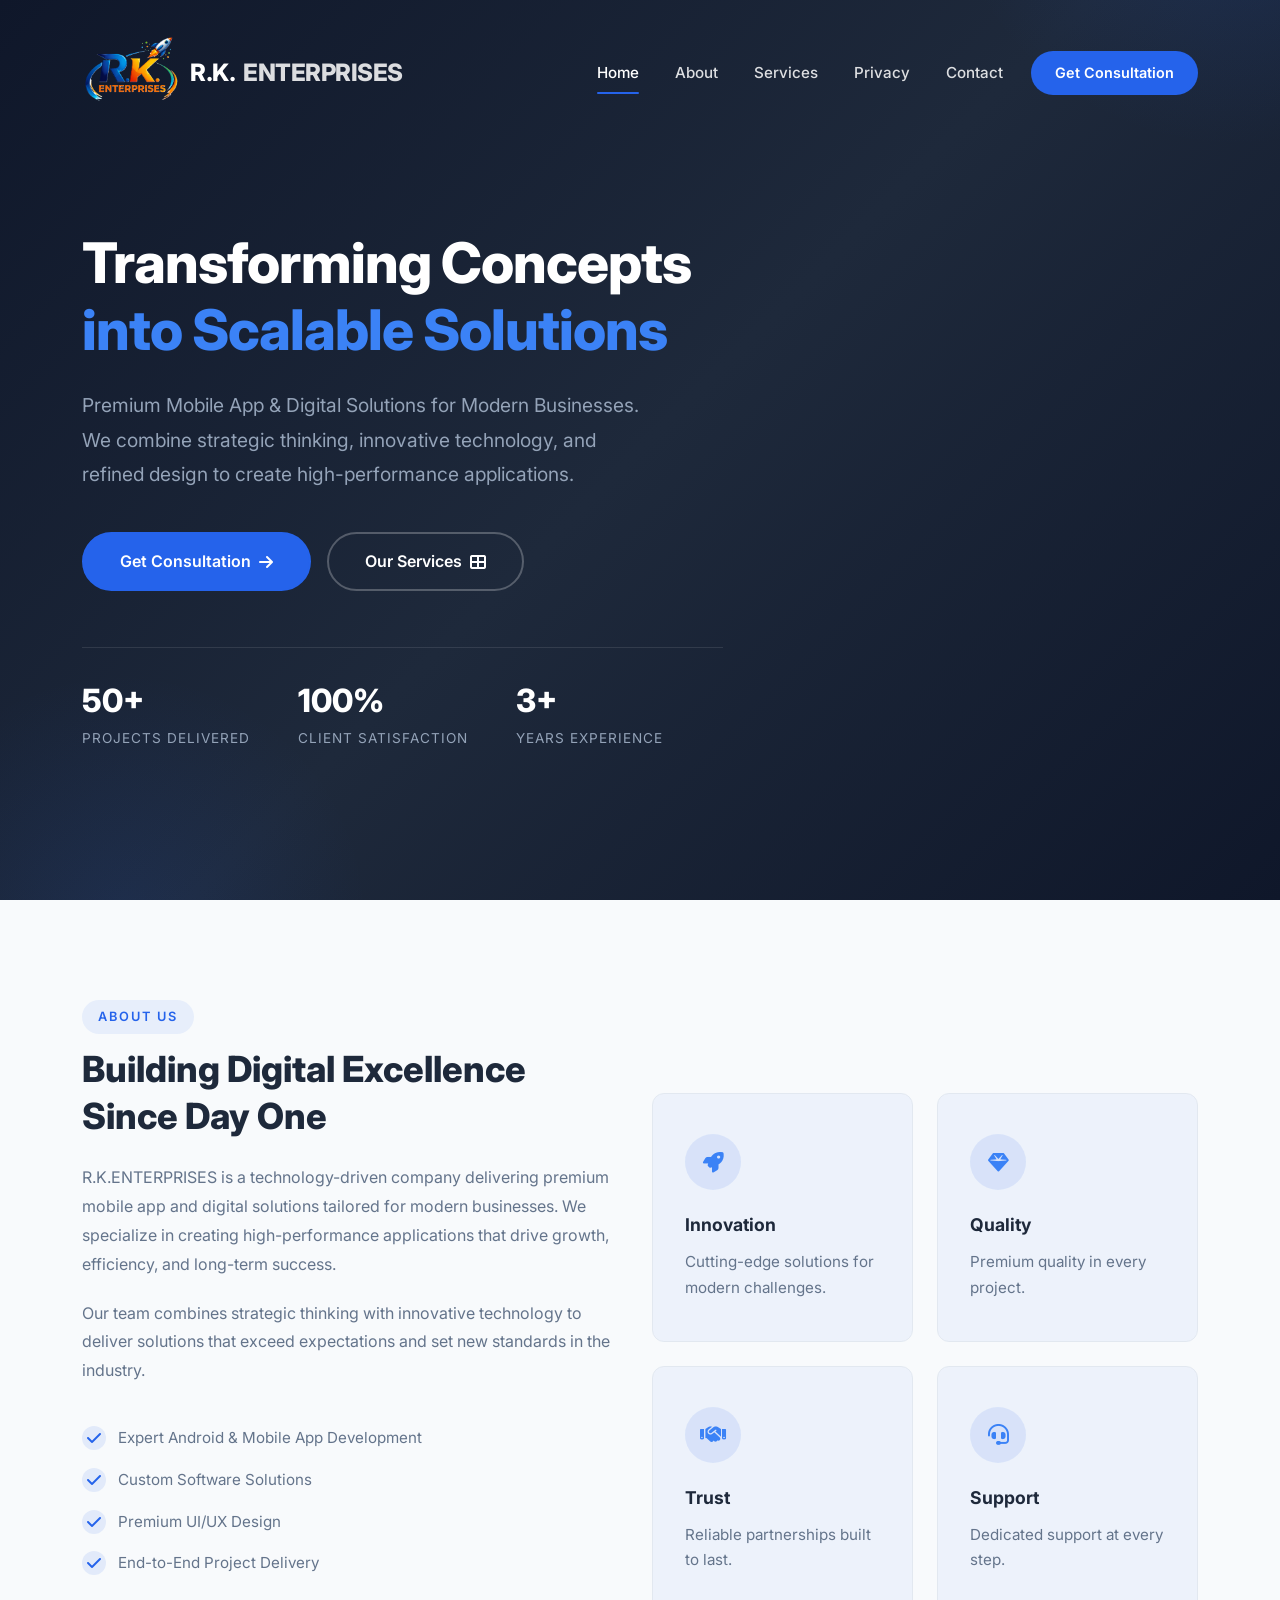
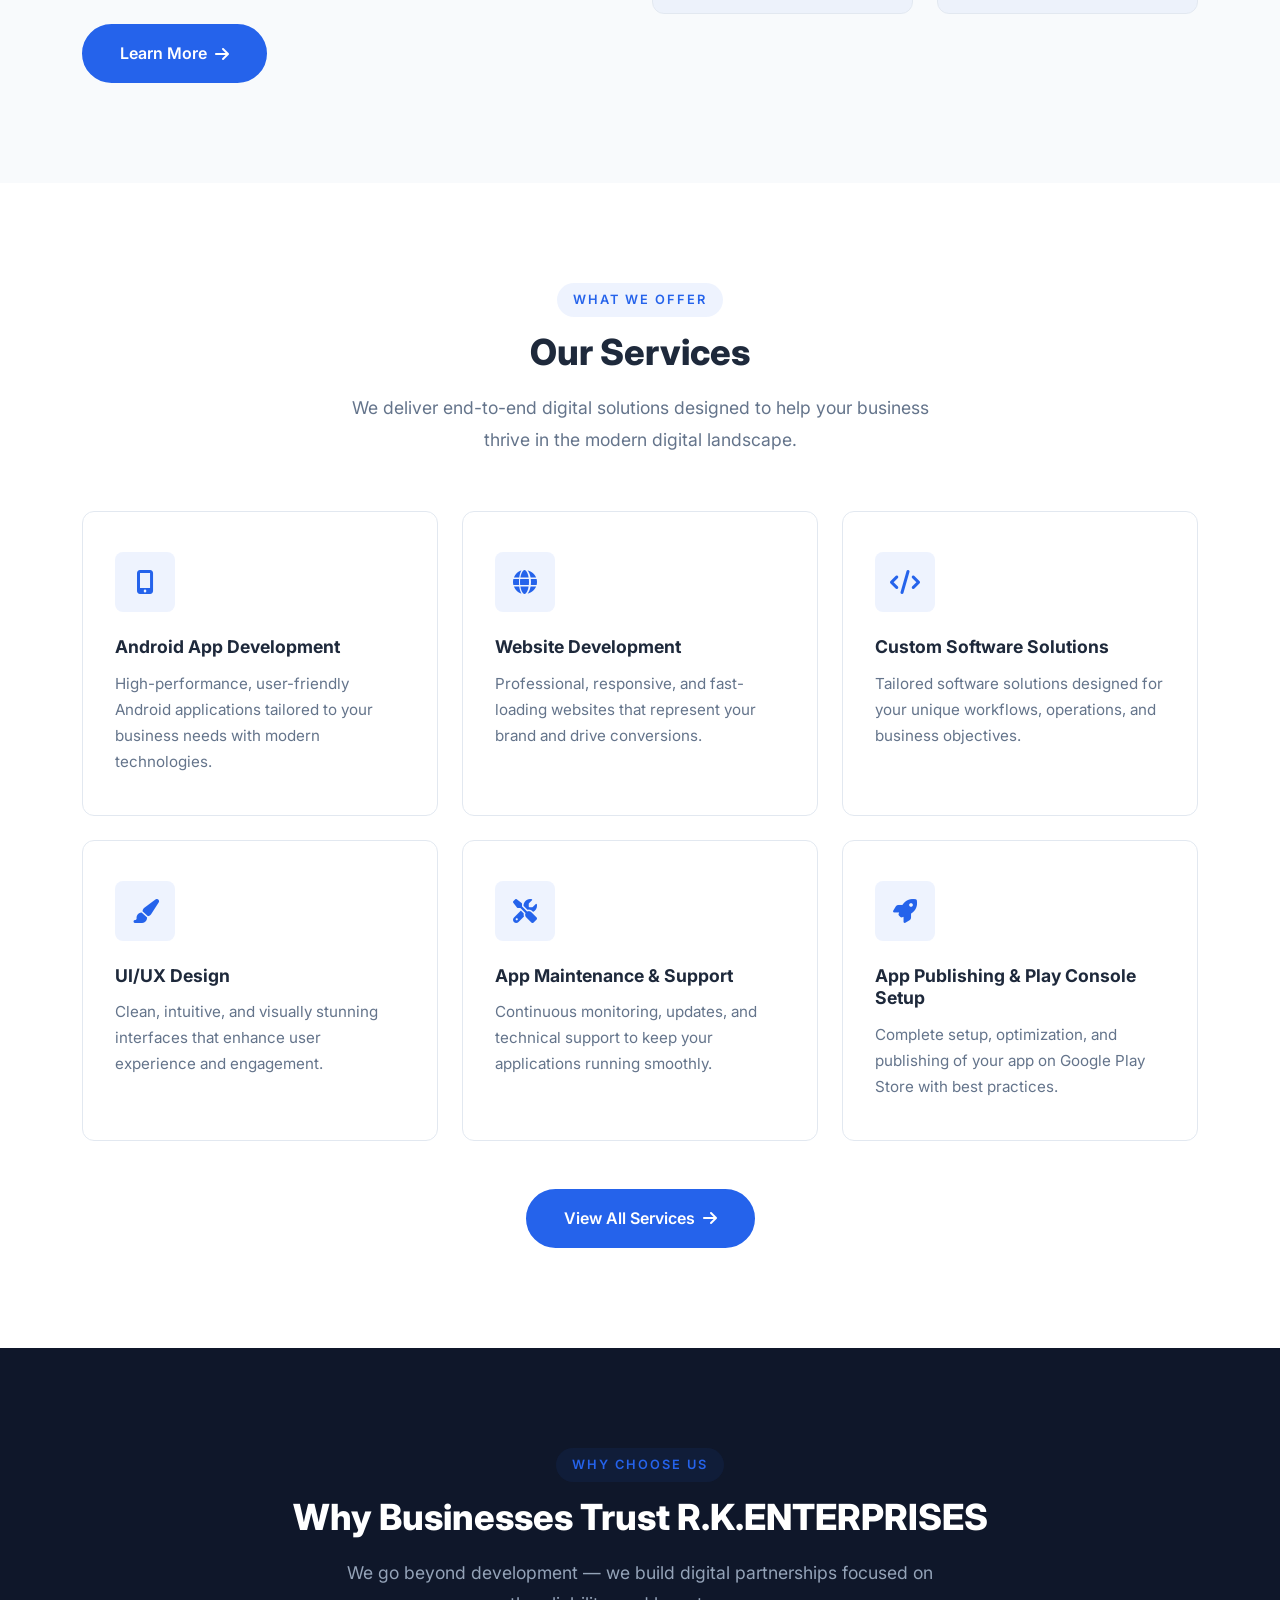
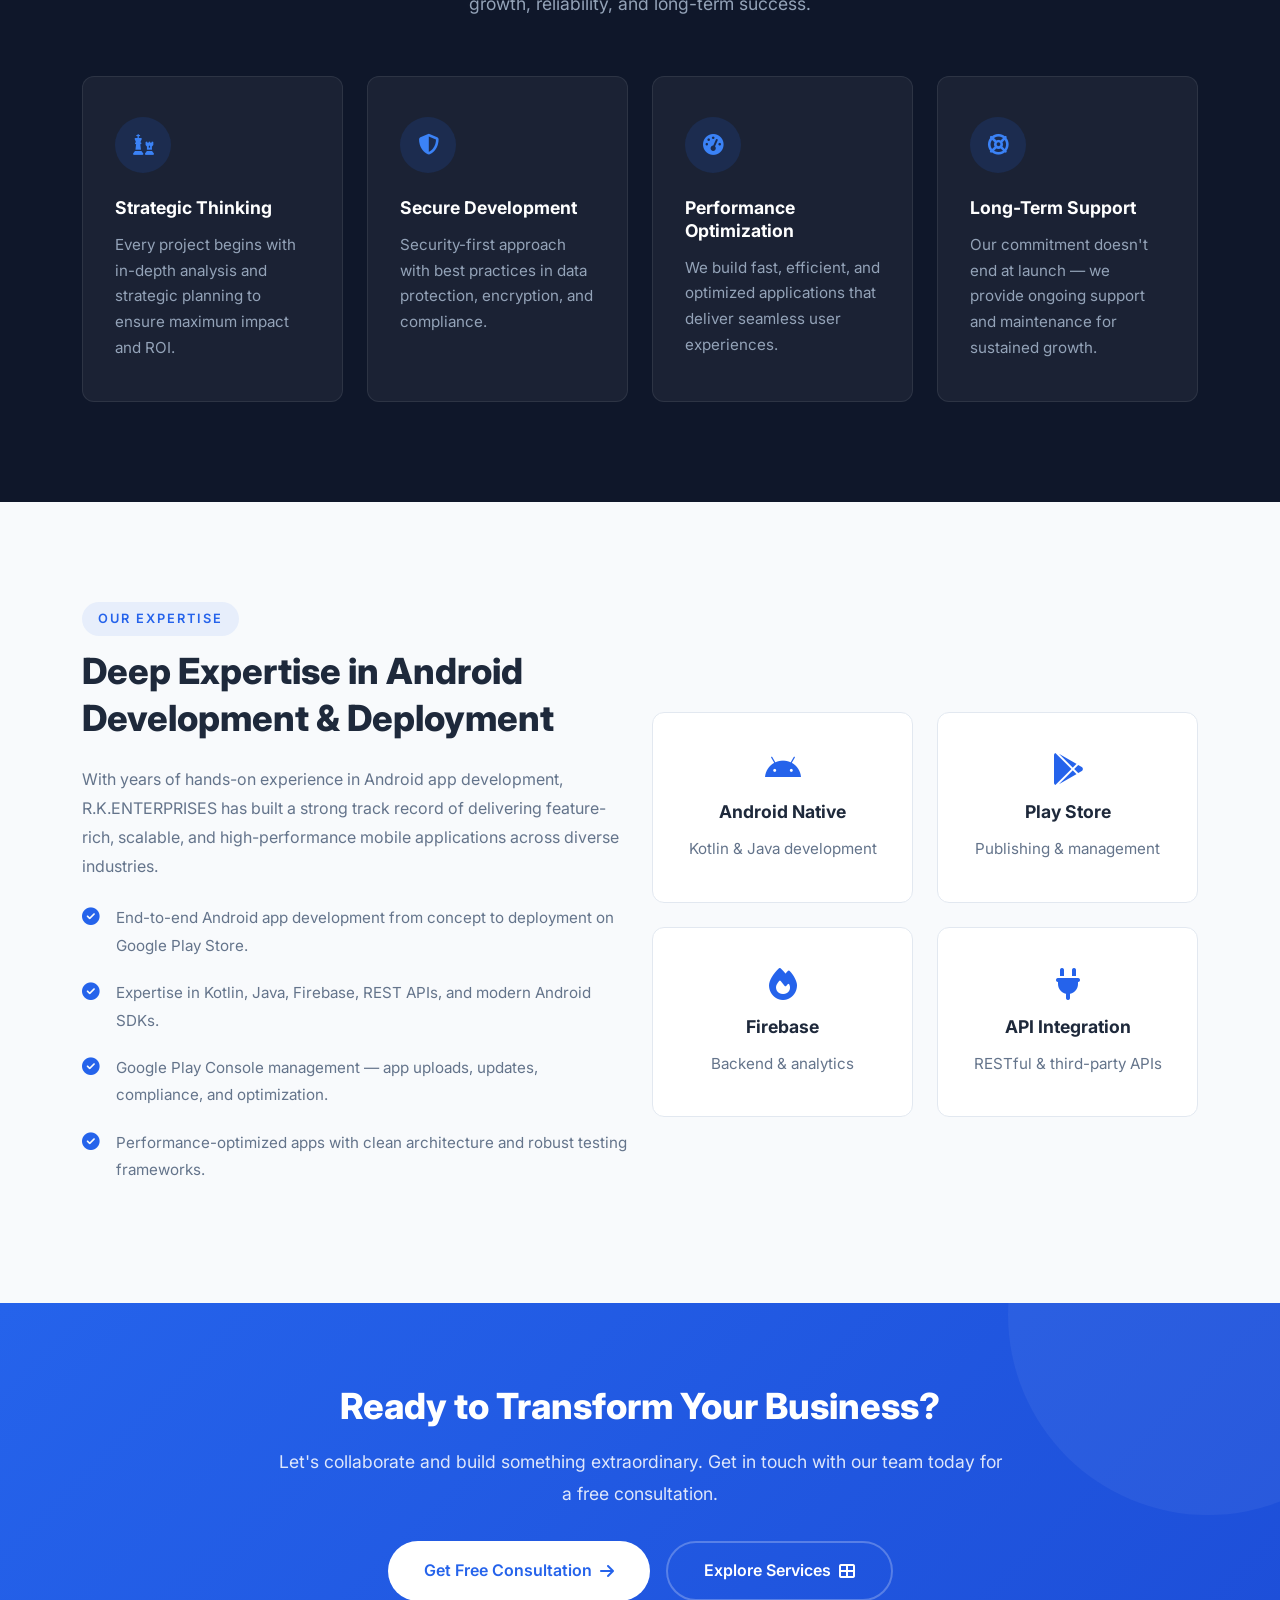
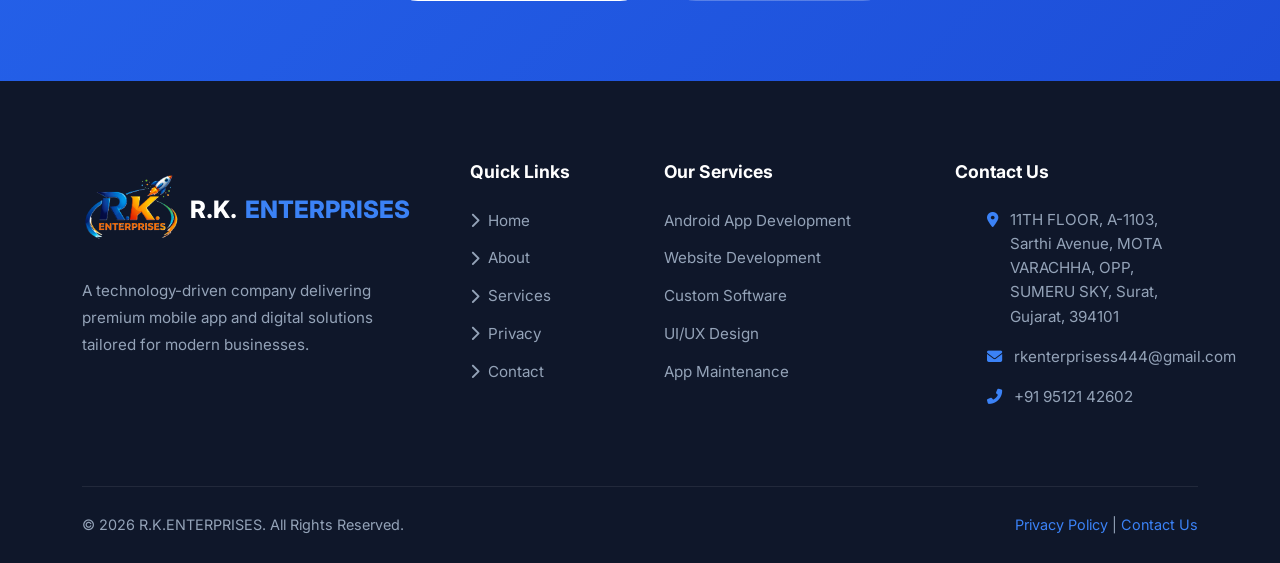
<file: index.html>
<!DOCTYPE html>
<html lang="en">
<head>
    <!-- Meta Tags -->
    <meta charset="UTF-8">
    <meta name="viewport" content="width=device-width, initial-scale=1.0">
    <meta name="description" content="R.K.ENTERPRISES – Premium Mobile App & Digital Solutions for Modern Businesses. Android App Development, Website Development, UI/UX Design, and Custom Software Solutions in Surat, Gujarat, India.">
    <meta name="keywords" content="R.K.ENTERPRISES, mobile app development, android app, website development, digital solutions, Surat, Gujarat">
    <meta name="author" content="R.K.ENTERPRISES">
    <title>R.K.ENTERPRISES | Transforming Concepts into Scalable Solutions</title>

    <!-- Favicon -->
    <link rel="icon" type="image/png" href="img/logo.png">

    <!-- Bootstrap 5 CSS -->
    <link href="https://cdn.jsdelivr.net/npm/bootstrap@5.3.2/dist/css/bootstrap.min.css" rel="stylesheet">

    <!-- Font Awesome -->
    <link rel="stylesheet" href="https://cdnjs.cloudflare.com/ajax/libs/font-awesome/6.5.1/css/all.min.css">

    <!-- AOS - Animate On Scroll -->
    <link href="https://unpkg.com/aos@2.3.1/dist/aos.css" rel="stylesheet">

    <!-- Custom CSS -->
    <link rel="stylesheet" href="css/style.css">
</head>
<body>

    <!-- Preloader -->
    <div class="preloader" id="preloader">
        <div class="spinner"></div>
    </div>

    <!-- ==============================
         NAVBAR
    ============================== -->
    <nav class="navbar navbar-expand-lg fixed-top" id="mainNavbar">
        <div class="container">
            <a class="navbar-brand" href="index.html">
                <img src="img/logo.png" alt="R.K.ENTERPRISES" class="navbar-logo"> R.K. <span>ENTERPRISES</span>
            </a>
            <button class="navbar-toggler" type="button" data-bs-toggle="collapse" data-bs-target="#navbarNav">
                <i class="fas fa-bars"></i>
            </button>
            <div class="collapse navbar-collapse justify-content-end" id="navbarNav">
                <ul class="navbar-nav align-items-lg-center">
                    <li class="nav-item">
                        <a class="nav-link active" href="index.html">Home</a>
                    </li>
                    <li class="nav-item">
                        <a class="nav-link" href="about.html">About</a>
                    </li>
                    <li class="nav-item">
                        <a class="nav-link" href="services.html">Services</a>
                    </li>
                    <li class="nav-item">
                        <a class="nav-link" href="privacy.html">Privacy</a>
                    </li>
                    <li class="nav-item">
                        <a class="nav-link" href="contact.html">Contact</a>
                    </li>
                    <li class="nav-item">
                        <a class="nav-link nav-cta" href="contact.html">Get Consultation</a>
                    </li>
                </ul>
            </div>
        </div>
    </nav>

    <!-- ==============================
         HERO SECTION
    ============================== -->
    <section class="hero-section" id="hero">
        <div class="container">
            <div class="row align-items-center">
                <div class="col-lg-7">
                    <div class="hero-content" data-aos="fade-up" data-aos-duration="800">
                        <h1>Transforming Concepts <span class="highlight">into Scalable Solutions</span></h1>
                        <p>Premium Mobile App &amp; Digital Solutions for Modern Businesses. We combine strategic thinking, innovative technology, and refined design to create high-performance applications.</p>
                        <div class="d-flex flex-wrap gap-3">
                            <a href="contact.html" class="btn-primary-custom">
                                Get Consultation <i class="fas fa-arrow-right"></i>
                            </a>
                            <a href="services.html" class="btn-outline-custom">
                                Our Services <i class="fas fa-th-large"></i>
                            </a>
                        </div>

                        <!-- Hero Stats -->
                        <div class="hero-stats" data-aos="fade-up" data-aos-delay="200">
                            <div class="stat">
                                <h3>50+</h3>
                                <p>Projects Delivered</p>
                            </div>
                            <div class="stat">
                                <h3>100%</h3>
                                <p>Client Satisfaction</p>
                            </div>
                            <div class="stat">
                                <h3>3+</h3>
                                <p>Years Experience</p>
                            </div>
                        </div>
                    </div>
                </div>
            </div>
        </div>
    </section>

    <!-- ==============================
         ABOUT PREVIEW SECTION
    ============================== -->
    <section class="about-preview section-padding" id="about-preview">
        <div class="container">
            <div class="row align-items-center">
                <div class="col-lg-6" data-aos="fade-up">
                    <div class="about-preview-content">
                        <span class="section-label">About Us</span>
                        <h2>Building Digital Excellence Since Day One</h2>
                        <p>R.K.ENTERPRISES is a technology-driven company delivering premium mobile app and digital solutions tailored for modern businesses. We specialize in creating high-performance applications that drive growth, efficiency, and long-term success.</p>
                        <p>Our team combines strategic thinking with innovative technology to deliver solutions that exceed expectations and set new standards in the industry.</p>
                        <ul class="about-feature-list">
                            <li><i class="fas fa-check"></i> Expert Android & Mobile App Development</li>
                            <li><i class="fas fa-check"></i> Custom Software Solutions</li>
                            <li><i class="fas fa-check"></i> Premium UI/UX Design</li>
                            <li><i class="fas fa-check"></i> End-to-End Project Delivery</li>
                        </ul>
                        <a href="about.html" class="btn-primary-custom mt-2">
                            Learn More <i class="fas fa-arrow-right"></i>
                        </a>
                    </div>
                </div>
                <div class="col-lg-6" data-aos="fade-up" data-aos-delay="100">
                    <div class="row g-4 mt-4 mt-lg-0">
                        <div class="col-6">
                            <div class="why-card" style="background: rgba(37,99,235,0.05); border-color: var(--border-color);">
                                <div class="icon-circle" style="background: rgba(37,99,235,0.1);">
                                    <i class="fas fa-rocket"></i>
                                </div>
                                <h4 style="color: var(--text-primary);">Innovation</h4>
                                <p style="color: var(--text-secondary);">Cutting-edge solutions for modern challenges.</p>
                            </div>
                        </div>
                        <div class="col-6">
                            <div class="why-card" style="background: rgba(37,99,235,0.05); border-color: var(--border-color);">
                                <div class="icon-circle" style="background: rgba(37,99,235,0.1);">
                                    <i class="fas fa-gem"></i>
                                </div>
                                <h4 style="color: var(--text-primary);">Quality</h4>
                                <p style="color: var(--text-secondary);">Premium quality in every project.</p>
                            </div>
                        </div>
                        <div class="col-6">
                            <div class="why-card" style="background: rgba(37,99,235,0.05); border-color: var(--border-color);">
                                <div class="icon-circle" style="background: rgba(37,99,235,0.1);">
                                    <i class="fas fa-handshake"></i>
                                </div>
                                <h4 style="color: var(--text-primary);">Trust</h4>
                                <p style="color: var(--text-secondary);">Reliable partnerships built to last.</p>
                            </div>
                        </div>
                        <div class="col-6">
                            <div class="why-card" style="background: rgba(37,99,235,0.05); border-color: var(--border-color);">
                                <div class="icon-circle" style="background: rgba(37,99,235,0.1);">
                                    <i class="fas fa-headset"></i>
                                </div>
                                <h4 style="color: var(--text-primary);">Support</h4>
                                <p style="color: var(--text-secondary);">Dedicated support at every step.</p>
                            </div>
                        </div>
                    </div>
                </div>
            </div>
        </div>
    </section>

    <!-- ==============================
         SERVICES PREVIEW
    ============================== -->
    <section class="section-padding" id="services">
        <div class="container">
            <div class="text-center" data-aos="fade-up">
                <span class="section-label">What We Offer</span>
                <h2 class="section-title">Our Services</h2>
                <p class="section-subtitle">We deliver end-to-end digital solutions designed to help your business thrive in the modern digital landscape.</p>
            </div>

            <div class="row g-4">
                <!-- Service 1 -->
                <div class="col-lg-4 col-md-6" data-aos="fade-up" data-aos-delay="0">
                    <div class="service-card">
                        <div class="icon-box">
                            <i class="fas fa-mobile-alt"></i>
                        </div>
                        <h4>Android App Development</h4>
                        <p>High-performance, user-friendly Android applications tailored to your business needs with modern technologies.</p>
                    </div>
                </div>

                <!-- Service 2 -->
                <div class="col-lg-4 col-md-6" data-aos="fade-up" data-aos-delay="100">
                    <div class="service-card">
                        <div class="icon-box">
                            <i class="fas fa-globe"></i>
                        </div>
                        <h4>Website Development</h4>
                        <p>Professional, responsive, and fast-loading websites that represent your brand and drive conversions.</p>
                    </div>
                </div>

                <!-- Service 3 -->
                <div class="col-lg-4 col-md-6" data-aos="fade-up" data-aos-delay="200">
                    <div class="service-card">
                        <div class="icon-box">
                            <i class="fas fa-code"></i>
                        </div>
                        <h4>Custom Software Solutions</h4>
                        <p>Tailored software solutions designed for your unique workflows, operations, and business objectives.</p>
                    </div>
                </div>

                <!-- Service 4 -->
                <div class="col-lg-4 col-md-6" data-aos="fade-up" data-aos-delay="0">
                    <div class="service-card">
                        <div class="icon-box">
                            <i class="fas fa-paint-brush"></i>
                        </div>
                        <h4>UI/UX Design</h4>
                        <p>Clean, intuitive, and visually stunning interfaces that enhance user experience and engagement.</p>
                    </div>
                </div>

                <!-- Service 5 -->
                <div class="col-lg-4 col-md-6" data-aos="fade-up" data-aos-delay="100">
                    <div class="service-card">
                        <div class="icon-box">
                            <i class="fas fa-tools"></i>
                        </div>
                        <h4>App Maintenance &amp; Support</h4>
                        <p>Continuous monitoring, updates, and technical support to keep your applications running smoothly.</p>
                    </div>
                </div>

                <!-- Service 6 -->
                <div class="col-lg-4 col-md-6" data-aos="fade-up" data-aos-delay="200">
                    <div class="service-card">
                        <div class="icon-box">
                            <i class="fas fa-rocket"></i>
                        </div>
                        <h4>App Publishing &amp; Play Console Setup</h4>
                        <p>Complete setup, optimization, and publishing of your app on Google Play Store with best practices.</p>
                    </div>
                </div>
            </div>

            <div class="text-center mt-5" data-aos="fade-up">
                <a href="services.html" class="btn-primary-custom">
                    View All Services <i class="fas fa-arrow-right"></i>
                </a>
            </div>
        </div>
    </section>

    <!-- ==============================
         WHY CHOOSE US
    ============================== -->
    <section class="why-choose-section section-padding" id="why-choose">
        <div class="container">
            <div class="text-center" data-aos="fade-up">
                <span class="section-label">Why Choose Us</span>
                <h2 class="section-title" style="color: #fff;">Why Businesses Trust R.K.ENTERPRISES</h2>
                <p class="section-subtitle" style="color: var(--text-light);">We go beyond development — we build digital partnerships focused on growth, reliability, and long-term success.</p>
            </div>

            <div class="row g-4">
                <!-- Why 1 -->
                <div class="col-lg-3 col-md-6" data-aos="fade-up" data-aos-delay="0">
                    <div class="why-card">
                        <div class="icon-circle">
                            <i class="fas fa-chess"></i>
                        </div>
                        <h4>Strategic Thinking</h4>
                        <p>Every project begins with in-depth analysis and strategic planning to ensure maximum impact and ROI.</p>
                    </div>
                </div>

                <!-- Why 2 -->
                <div class="col-lg-3 col-md-6" data-aos="fade-up" data-aos-delay="100">
                    <div class="why-card">
                        <div class="icon-circle">
                            <i class="fas fa-shield-alt"></i>
                        </div>
                        <h4>Secure Development</h4>
                        <p>Security-first approach with best practices in data protection, encryption, and compliance.</p>
                    </div>
                </div>

                <!-- Why 3 -->
                <div class="col-lg-3 col-md-6" data-aos="fade-up" data-aos-delay="200">
                    <div class="why-card">
                        <div class="icon-circle">
                            <i class="fas fa-tachometer-alt"></i>
                        </div>
                        <h4>Performance Optimization</h4>
                        <p>We build fast, efficient, and optimized applications that deliver seamless user experiences.</p>
                    </div>
                </div>

                <!-- Why 4 -->
                <div class="col-lg-3 col-md-6" data-aos="fade-up" data-aos-delay="300">
                    <div class="why-card">
                        <div class="icon-circle">
                            <i class="fas fa-life-ring"></i>
                        </div>
                        <h4>Long-Term Support</h4>
                        <p>Our commitment doesn't end at launch — we provide ongoing support and maintenance for sustained growth.</p>
                    </div>
                </div>
            </div>
        </div>
    </section>

    <!-- ==============================
         EXPERIENCE SECTION
    ============================== -->
    <section class="experience-section section-padding" id="experience">
        <div class="container">
            <div class="row align-items-center">
                <div class="col-lg-6" data-aos="fade-up">
                    <div class="experience-content">
                        <span class="section-label">Our Expertise</span>
                        <h2>Deep Expertise in Android Development &amp; Deployment</h2>
                        <p class="mb-4">With years of hands-on experience in Android app development, R.K.ENTERPRISES has built a strong track record of delivering feature-rich, scalable, and high-performance mobile applications across diverse industries.</p>

                        <div class="exp-item">
                            <i class="fas fa-check-circle"></i>
                            <p>End-to-end Android app development from concept to deployment on Google Play Store.</p>
                        </div>
                        <div class="exp-item">
                            <i class="fas fa-check-circle"></i>
                            <p>Expertise in Kotlin, Java, Firebase, REST APIs, and modern Android SDKs.</p>
                        </div>
                        <div class="exp-item">
                            <i class="fas fa-check-circle"></i>
                            <p>Google Play Console management — app uploads, updates, compliance, and optimization.</p>
                        </div>
                        <div class="exp-item">
                            <i class="fas fa-check-circle"></i>
                            <p>Performance-optimized apps with clean architecture and robust testing frameworks.</p>
                        </div>
                    </div>
                </div>
                <div class="col-lg-6" data-aos="fade-up" data-aos-delay="100">
                    <div class="row g-4 mt-4 mt-lg-0">
                        <div class="col-6">
                            <div class="service-card text-center">
                                <i class="fab fa-android fa-2x mb-3" style="color: var(--primary);"></i>
                                <h4>Android Native</h4>
                                <p>Kotlin & Java development</p>
                            </div>
                        </div>
                        <div class="col-6">
                            <div class="service-card text-center">
                                <i class="fab fa-google-play fa-2x mb-3" style="color: var(--primary);"></i>
                                <h4>Play Store</h4>
                                <p>Publishing & management</p>
                            </div>
                        </div>
                        <div class="col-6">
                            <div class="service-card text-center">
                                <i class="fas fa-fire fa-2x mb-3" style="color: var(--primary);"></i>
                                <h4>Firebase</h4>
                                <p>Backend & analytics</p>
                            </div>
                        </div>
                        <div class="col-6">
                            <div class="service-card text-center">
                                <i class="fas fa-plug fa-2x mb-3" style="color: var(--primary);"></i>
                                <h4>API Integration</h4>
                                <p>RESTful & third-party APIs</p>
                            </div>
                        </div>
                    </div>
                </div>
            </div>
        </div>
    </section>

    <!-- ==============================
         CTA SECTION
    ============================== -->
    <section class="cta-section" id="cta">
        <div class="container">
            <div class="row justify-content-center">
                <div class="col-lg-8 text-center" data-aos="fade-up">
                    <h2>Ready to Transform Your Business?</h2>
                    <p>Let's collaborate and build something extraordinary. Get in touch with our team today for a free consultation.</p>
                    <div class="d-flex flex-wrap gap-3 justify-content-center">
                        <a href="contact.html" class="btn-white-custom">
                            Get Free Consultation <i class="fas fa-arrow-right"></i>
                        </a>
                        <a href="services.html" class="btn-outline-custom">
                            Explore Services <i class="fas fa-th-large"></i>
                        </a>
                    </div>
                </div>
            </div>
        </div>
    </section>

    <!-- ==============================
         FOOTER
    ============================== -->
    <footer class="footer" id="footer">
        <div class="container">
            <div class="row g-5">
                <!-- Company Info -->
                <div class="col-lg-4 col-md-6">
                    <div class="footer-logo">
                        <img src="img/logo.png" alt="R.K.ENTERPRISES" class="footer-logo-img"> R.K. <span>ENTERPRISES</span>
                    </div>
                    <p class="footer-description">A technology-driven company delivering premium mobile app and digital solutions tailored for modern businesses.</p>
                </div>

                <!-- Quick Links -->
                <div class="col-lg-2 col-md-6">
                    <h5>Quick Links</h5>
                    <ul class="footer-links">
                        <li><a href="index.html"><i class="fas fa-chevron-right"></i> Home</a></li>
                        <li><a href="about.html"><i class="fas fa-chevron-right"></i> About</a></li>
                        <li><a href="services.html"><i class="fas fa-chevron-right"></i> Services</a></li>
                        <li><a href="privacy.html"><i class="fas fa-chevron-right"></i> Privacy</a></li>
                        <li><a href="contact.html"><i class="fas fa-chevron-right"></i> Contact</a></li>
                    </ul>
                </div>

                <!-- Services -->
                <div class="col-lg-3 col-md-6">
                    <h5>Our Services</h5>
                    <ul class="footer-links">
                        <li><a href="services.html">Android App Development</a></li>
                        <li><a href="services.html">Website Development</a></li>
                        <li><a href="services.html">Custom Software</a></li>
                        <li><a href="services.html">UI/UX Design</a></li>
                        <li><a href="services.html">App Maintenance</a></li>
                    </ul>
                </div>

                <!-- Contact Info -->
                <div class="col-lg-3 col-md-6">
                    <h5>Contact Us</h5>
                    <ul class="footer-contact-info">
                        <li>
                            <i class="fas fa-map-marker-alt"></i>
                            <span>11TH FLOOR, A-1103, Sarthi Avenue, MOTA VARACHHA, OPP, SUMERU SKY, Surat, Gujarat, 394101</span>
                        </li>
                        <li>
                            <i class="fas fa-envelope"></i>
                            <span>rkenterprisess444@gmail.com</span>
                        </li>
                        <li>
                            <i class="fas fa-phone-alt"></i>
                            <span>+91 95121 42602</span>
                        </li>
                    </ul>
                </div>
            </div>

            <!-- Footer Bottom -->
            <div class="footer-bottom">
                <div class="row align-items-center">
                    <div class="col-md-6">
                        <p>&copy; 2026 R.K.ENTERPRISES. All Rights Reserved.</p>
                    </div>
                    <div class="col-md-6 text-md-end">
                        <p><a href="privacy.html">Privacy Policy</a> | <a href="contact.html">Contact Us</a></p>
                    </div>
                </div>
            </div>
        </div>
    </footer>

    <!-- Back to Top Button -->
    <button class="back-to-top" id="backToTop" aria-label="Back to top">
        <i class="fas fa-chevron-up"></i>
    </button>

    <!-- Bootstrap JS -->
    <script src="https://cdn.jsdelivr.net/npm/bootstrap@5.3.2/dist/js/bootstrap.bundle.min.js"></script>

    <!-- AOS JS -->
    <script src="https://unpkg.com/aos@2.3.1/dist/aos.js"></script>

    <!-- Main Script -->
    <script>
        // Initialize AOS
        AOS.init({
            duration: 700,
            once: true,
            offset: 80,
            easing: 'ease-out'
        });

        // Preloader
        window.addEventListener('load', function() {
            document.getElementById('preloader').classList.add('hide');
        });

        // Navbar scroll effect
        window.addEventListener('scroll', function() {
            const navbar = document.getElementById('mainNavbar');
            const backToTop = document.getElementById('backToTop');

            if (window.scrollY > 50) {
                navbar.classList.add('scrolled');
            } else {
                navbar.classList.remove('scrolled');
            }

            if (window.scrollY > 300) {
                backToTop.classList.add('show');
            } else {
                backToTop.classList.remove('show');
            }
        });

        // Back to top
        document.getElementById('backToTop').addEventListener('click', function() {
            window.scrollTo({ top: 0, behavior: 'smooth' });
        });

        // Close mobile menu on link click
        document.querySelectorAll('.nav-link').forEach(function(link) {
            link.addEventListener('click', function() {
                const navCollapse = document.getElementById('navbarNav');
                if (navCollapse.classList.contains('show')) {
                    new bootstrap.Collapse(navCollapse).hide();
                }
            });
        });
    </script>

</body>
</html>
</file>
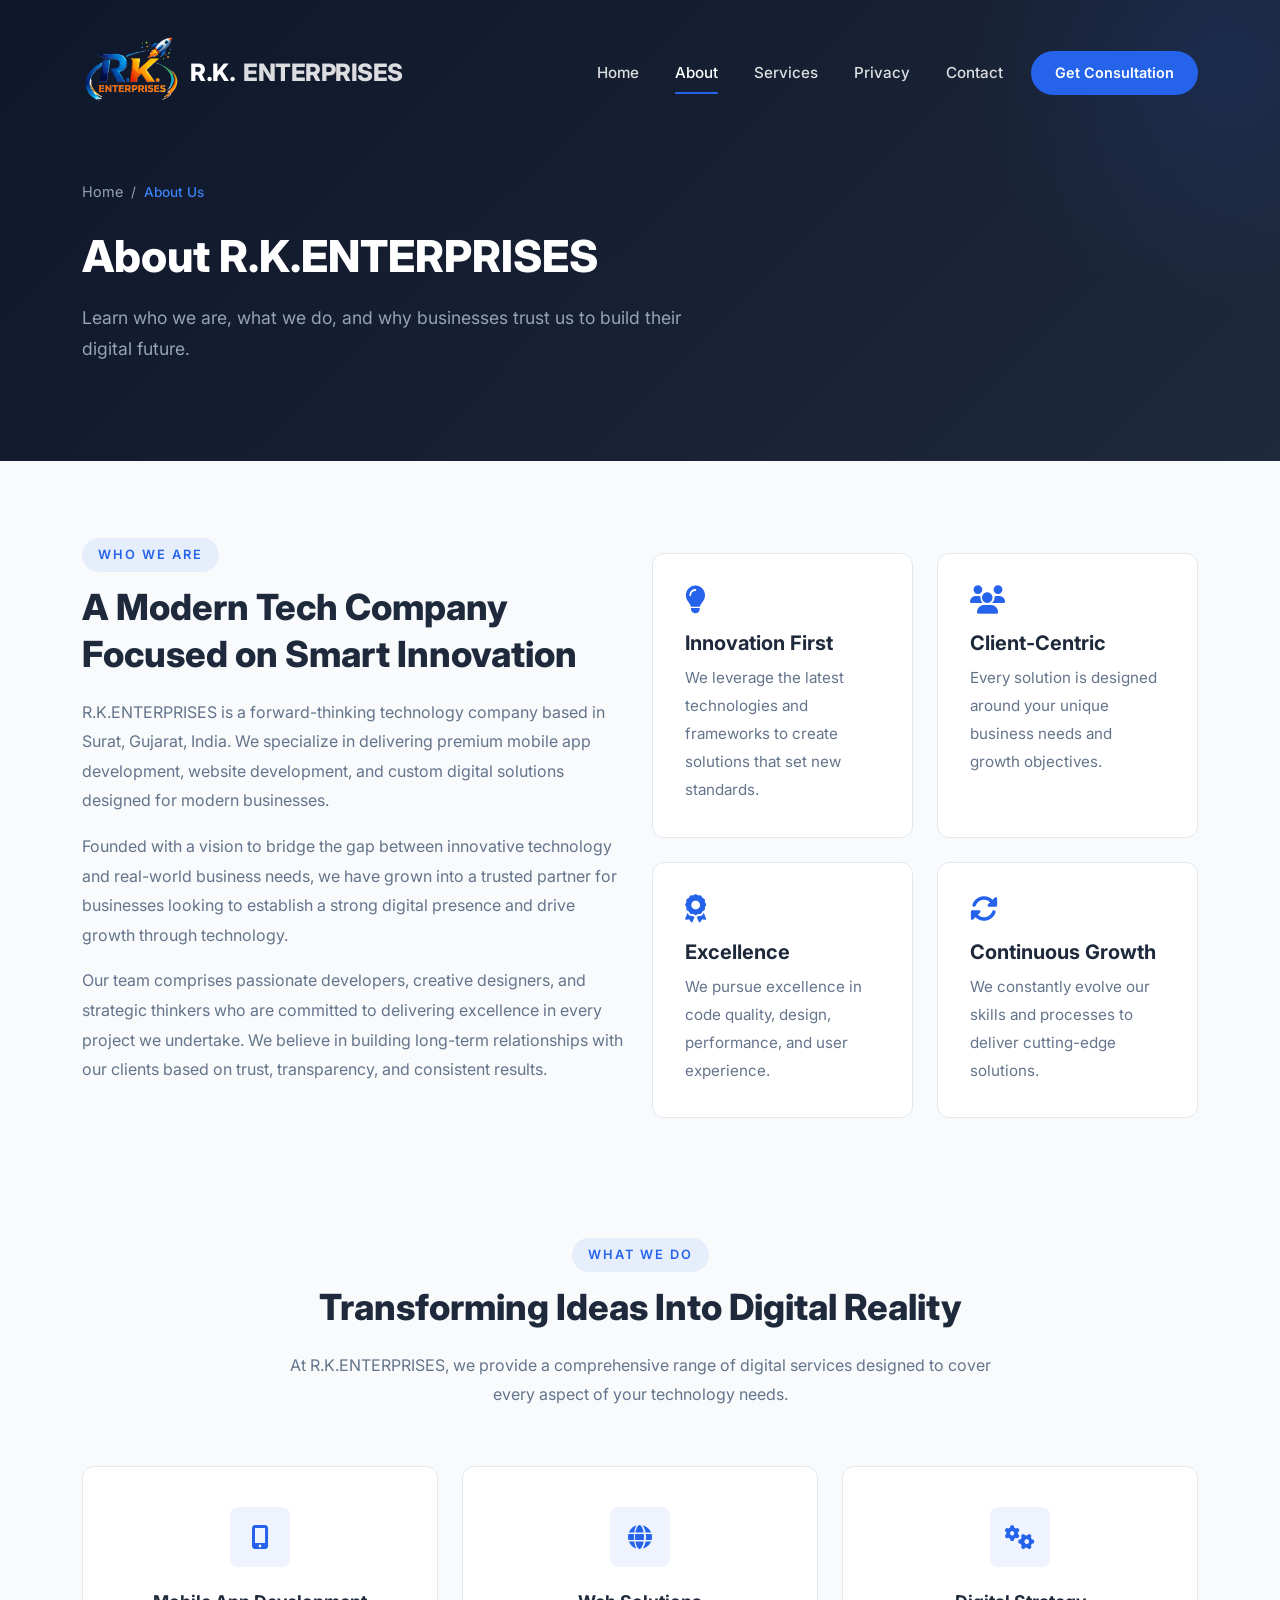
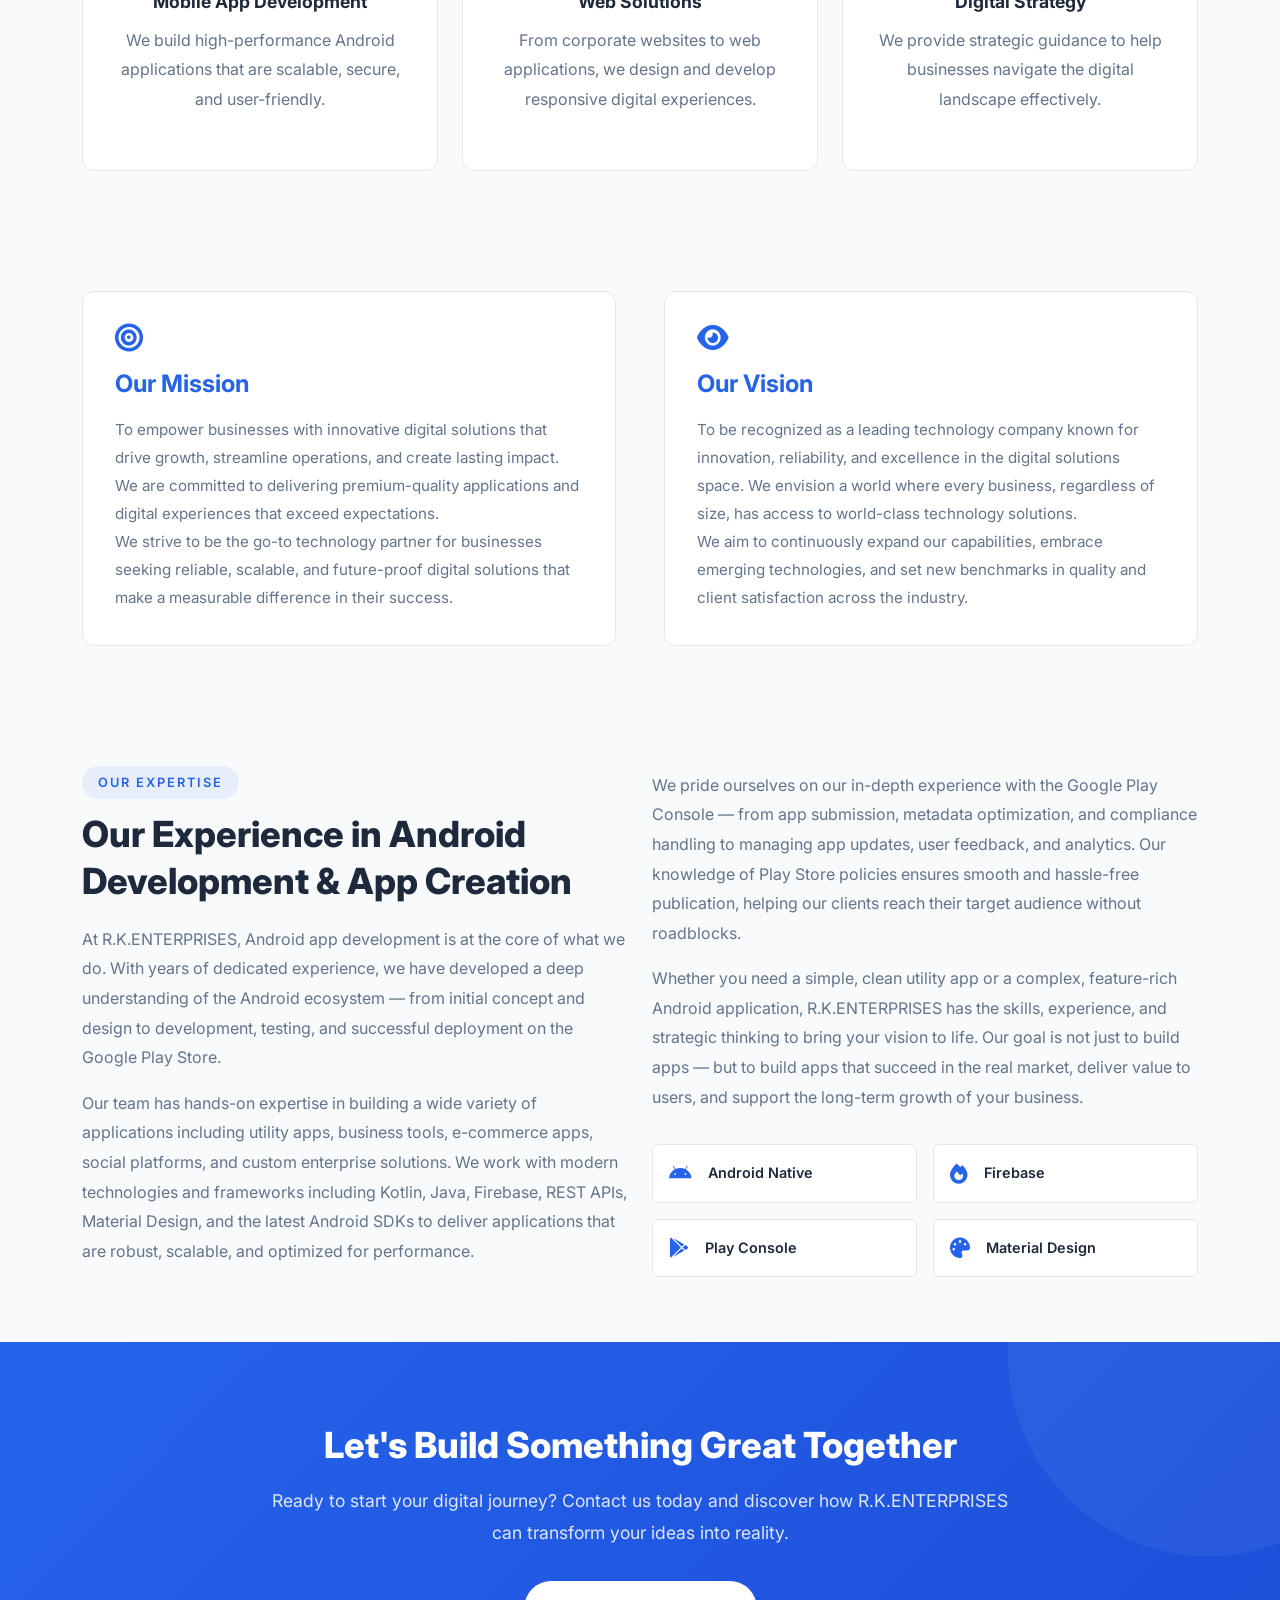
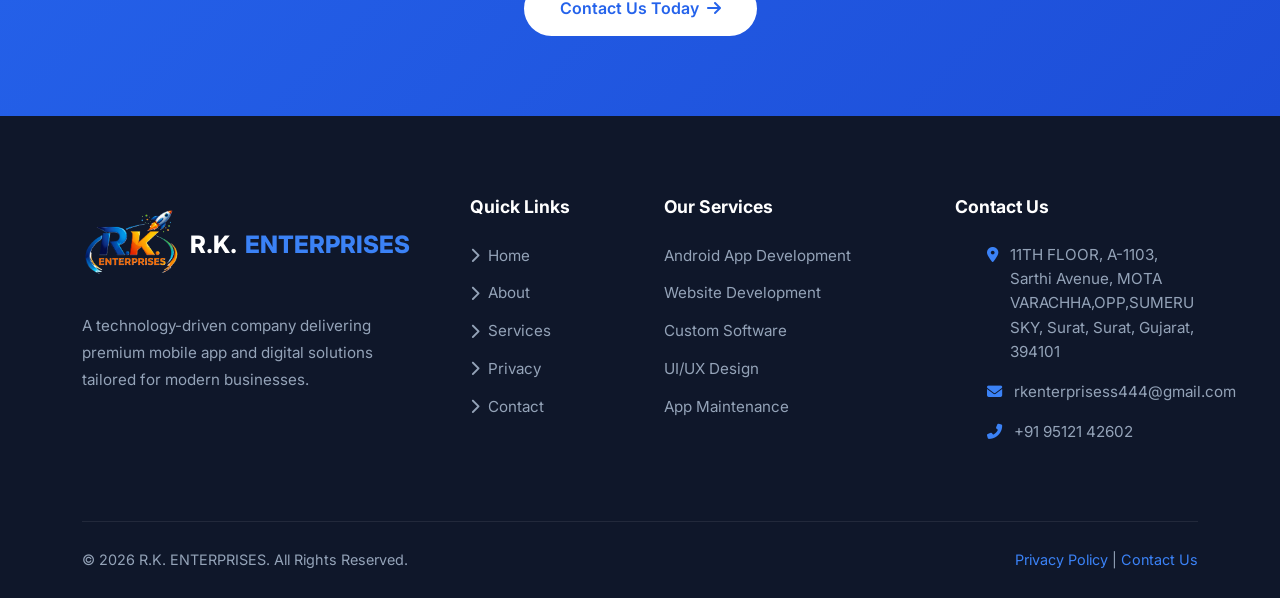
<file: about.html>
<!DOCTYPE html>
<html lang="en">
<head>
    <!-- Meta Tags -->
    <meta charset="UTF-8">
    <meta name="viewport" content="width=device-width, initial-scale=1.0">
    <meta name="description" content="About R.K.ENTERPRISES – Learn about our mission, vision, values, and experience in Android development and digital solutions.">
    <meta name="author" content="R.K.ENTERPRISES">
    <title>About Us | R.K.ENTERPRISES</title>

    <!-- Favicon -->
    <link rel="icon" type="image/png" href="img/logo.png">

    <!-- Bootstrap 5 CSS -->
    <link href="https://cdn.jsdelivr.net/npm/bootstrap@5.3.2/dist/css/bootstrap.min.css" rel="stylesheet">

    <!-- Font Awesome -->
    <link rel="stylesheet" href="https://cdnjs.cloudflare.com/ajax/libs/font-awesome/6.5.1/css/all.min.css">

    <!-- AOS -->
    <link href="https://unpkg.com/aos@2.3.1/dist/aos.css" rel="stylesheet">

    <!-- Custom CSS -->
    <link rel="stylesheet" href="css/style.css">
</head>
<body>

    <!-- Preloader -->
    <div class="preloader" id="preloader">
        <div class="spinner"></div>
    </div>

    <!-- ==============================
         NAVBAR
    ============================== -->
    <nav class="navbar navbar-expand-lg fixed-top" id="mainNavbar">
        <div class="container">
            <a class="navbar-brand" href="index.html">
                <img src="img/logo.png" alt="R.K.ENTERPRISES" class="navbar-logo"> R.K. <span>ENTERPRISES</span>
            </a>
            <button class="navbar-toggler" type="button" data-bs-toggle="collapse" data-bs-target="#navbarNav">
                <i class="fas fa-bars"></i>
            </button>
            <div class="collapse navbar-collapse justify-content-end" id="navbarNav">
                <ul class="navbar-nav align-items-lg-center">
                    <li class="nav-item">
                        <a class="nav-link" href="index.html">Home</a>
                    </li>
                    <li class="nav-item">
                        <a class="nav-link active" href="about.html">About</a>
                    </li>
                    <li class="nav-item">
                        <a class="nav-link" href="services.html">Services</a>
                    </li>
                    <li class="nav-item">
                        <a class="nav-link" href="privacy.html">Privacy</a>
                    </li>
                    <li class="nav-item">
                        <a class="nav-link" href="contact.html">Contact</a>
                    </li>
                    <li class="nav-item">
                        <a class="nav-link nav-cta" href="contact.html">Get Consultation</a>
                    </li>
                </ul>
            </div>
        </div>
    </nav>

    <!-- ==============================
         PAGE HEADER
    ============================== -->
    <section class="page-header">
        <div class="container">
            <div class="breadcrumb-custom" data-aos="fade-up">
                <a href="index.html">Home</a>
                <span>/</span>
                <span class="current">About Us</span>
            </div>
            <h1 data-aos="fade-up" data-aos-delay="100">About R.K.ENTERPRISES</h1>
            <p data-aos="fade-up" data-aos-delay="150">Learn who we are, what we do, and why businesses trust us to build their digital future.</p>
        </div>
    </section>

    <!-- ==============================
         WHO WE ARE
    ============================== -->
    <section class="about-section-block section-padding">
        <div class="container">
            <div class="row align-items-center">
                <div class="col-lg-6" data-aos="fade-up">
                    <span class="section-label">Who We Are</span>
                    <h2>A Modern Tech Company Focused on Smart Innovation</h2>
                    <p>R.K.ENTERPRISES is a forward-thinking technology company based in Surat, Gujarat, India. We specialize in delivering premium mobile app development, website development, and custom digital solutions designed for modern businesses.</p>
                    <p>Founded with a vision to bridge the gap between innovative technology and real-world business needs, we have grown into a trusted partner for businesses looking to establish a strong digital presence and drive growth through technology.</p>
                    <p>Our team comprises passionate developers, creative designers, and strategic thinkers who are committed to delivering excellence in every project we undertake. We believe in building long-term relationships with our clients based on trust, transparency, and consistent results.</p>
                </div>
                <div class="col-lg-6" data-aos="fade-up" data-aos-delay="100">
                    <div class="about-values">
                        <div class="about-value-card">
                            <i class="fas fa-lightbulb"></i>
                            <h4>Innovation First</h4>
                            <p>We leverage the latest technologies and frameworks to create solutions that set new standards.</p>
                        </div>
                        <div class="about-value-card">
                            <i class="fas fa-users"></i>
                            <h4>Client-Centric</h4>
                            <p>Every solution is designed around your unique business needs and growth objectives.</p>
                        </div>
                        <div class="about-value-card">
                            <i class="fas fa-award"></i>
                            <h4>Excellence</h4>
                            <p>We pursue excellence in code quality, design, performance, and user experience.</p>
                        </div>
                        <div class="about-value-card">
                            <i class="fas fa-sync-alt"></i>
                            <h4>Continuous Growth</h4>
                            <p>We constantly evolve our skills and processes to deliver cutting-edge solutions.</p>
                        </div>
                    </div>
                </div>
            </div>
        </div>
    </section>

    <!-- ==============================
         WHAT WE DO
    ============================== -->
    <section class="about-section-block section-padding" style="background: var(--light-bg);">
        <div class="container">
            <div class="row">
                <div class="col-lg-8 mx-auto text-center" data-aos="fade-up">
                    <span class="section-label">What We Do</span>
                    <h2>Transforming Ideas Into Digital Reality</h2>
                    <p>At R.K.ENTERPRISES, we provide a comprehensive range of digital services designed to cover every aspect of your technology needs.</p>
                </div>
            </div>
            <div class="row g-4 mt-3">
                <div class="col-lg-4 col-md-6" data-aos="fade-up" data-aos-delay="0">
                    <div class="service-card text-center">
                        <div class="icon-box mx-auto">
                            <i class="fas fa-mobile-alt"></i>
                        </div>
                        <h4>Mobile App Development</h4>
                        <p>We build high-performance Android applications that are scalable, secure, and user-friendly.</p>
                    </div>
                </div>
                <div class="col-lg-4 col-md-6" data-aos="fade-up" data-aos-delay="100">
                    <div class="service-card text-center">
                        <div class="icon-box mx-auto">
                            <i class="fas fa-globe"></i>
                        </div>
                        <h4>Web Solutions</h4>
                        <p>From corporate websites to web applications, we design and develop responsive digital experiences.</p>
                    </div>
                </div>
                <div class="col-lg-4 col-md-6" data-aos="fade-up" data-aos-delay="200">
                    <div class="service-card text-center">
                        <div class="icon-box mx-auto">
                            <i class="fas fa-cogs"></i>
                        </div>
                        <h4>Digital Strategy</h4>
                        <p>We provide strategic guidance to help businesses navigate the digital landscape effectively.</p>
                    </div>
                </div>
            </div>
        </div>
    </section>

    <!-- ==============================
         MISSION & VISION
    ============================== -->
    <section class="about-section-block section-padding">
        <div class="container">
            <div class="row g-5">
                <!-- Mission -->
                <div class="col-lg-6" data-aos="fade-up">
                    <div class="about-value-card h-100">
                        <i class="fas fa-bullseye"></i>
                        <h3 style="color: var(--primary);">Our Mission</h3>
                        <p>To empower businesses with innovative digital solutions that drive growth, streamline operations, and create lasting impact. We are committed to delivering premium-quality applications and digital experiences that exceed expectations.</p>
                        <p>We strive to be the go-to technology partner for businesses seeking reliable, scalable, and future-proof digital solutions that make a measurable difference in their success.</p>
                    </div>
                </div>

                <!-- Vision -->
                <div class="col-lg-6" data-aos="fade-up" data-aos-delay="100">
                    <div class="about-value-card h-100">
                        <i class="fas fa-eye"></i>
                        <h3 style="color: var(--primary);">Our Vision</h3>
                        <p>To be recognized as a leading technology company known for innovation, reliability, and excellence in the digital solutions space. We envision a world where every business, regardless of size, has access to world-class technology solutions.</p>
                        <p>We aim to continuously expand our capabilities, embrace emerging technologies, and set new benchmarks in quality and client satisfaction across the industry.</p>
                    </div>
                </div>
            </div>
        </div>
    </section>

    <!-- ==============================
         ANDROID EXPERIENCE
    ============================== -->
    <section class="about-section-block section-padding" style="background: var(--light-bg);">
        <div class="container">
            <div class="row align-items-center">
                <div class="col-lg-6" data-aos="fade-up">
                    <span class="section-label">Our Expertise</span>
                    <h2>Our Experience in Android Development &amp; App Creation</h2>
                    <p>At R.K.ENTERPRISES, Android app development is at the core of what we do. With years of dedicated experience, we have developed a deep understanding of the Android ecosystem — from initial concept and design to development, testing, and successful deployment on the Google Play Store.</p>
                    <p>Our team has hands-on expertise in building a wide variety of applications including utility apps, business tools, e-commerce apps, social platforms, and custom enterprise solutions. We work with modern technologies and frameworks including Kotlin, Java, Firebase, REST APIs, Material Design, and the latest Android SDKs to deliver applications that are robust, scalable, and optimized for performance.</p>
                </div>
                <div class="col-lg-6" data-aos="fade-up" data-aos-delay="100">
                    <p>We pride ourselves on our in-depth experience with the Google Play Console — from app submission, metadata optimization, and compliance handling to managing app updates, user feedback, and analytics. Our knowledge of Play Store policies ensures smooth and hassle-free publication, helping our clients reach their target audience without roadblocks.</p>
                    <p>Whether you need a simple, clean utility app or a complex, feature-rich Android application, R.K.ENTERPRISES has the skills, experience, and strategic thinking to bring your vision to life. Our goal is not just to build apps — but to build apps that succeed in the real market, deliver value to users, and support the long-term growth of your business.</p>

                    <div class="row g-3 mt-3">
                        <div class="col-6">
                            <div class="d-flex align-items-center gap-3 p-3 rounded" style="background: var(--white); border: 1px solid var(--border-color);">
                                <i class="fab fa-android fa-lg" style="color: var(--primary);"></i>
                                <span style="font-weight: 600; font-size: 0.9rem;">Android Native</span>
                            </div>
                        </div>
                        <div class="col-6">
                            <div class="d-flex align-items-center gap-3 p-3 rounded" style="background: var(--white); border: 1px solid var(--border-color);">
                                <i class="fas fa-fire fa-lg" style="color: var(--primary);"></i>
                                <span style="font-weight: 600; font-size: 0.9rem;">Firebase</span>
                            </div>
                        </div>
                        <div class="col-6">
                            <div class="d-flex align-items-center gap-3 p-3 rounded" style="background: var(--white); border: 1px solid var(--border-color);">
                                <i class="fab fa-google-play fa-lg" style="color: var(--primary);"></i>
                                <span style="font-weight: 600; font-size: 0.9rem;">Play Console</span>
                            </div>
                        </div>
                        <div class="col-6">
                            <div class="d-flex align-items-center gap-3 p-3 rounded" style="background: var(--white); border: 1px solid var(--border-color);">
                                <i class="fas fa-palette fa-lg" style="color: var(--primary);"></i>
                                <span style="font-weight: 600; font-size: 0.9rem;">Material Design</span>
                            </div>
                        </div>
                    </div>
                </div>
            </div>
        </div>
    </section>

    <!-- ==============================
         CTA SECTION
    ============================== -->
    <section class="cta-section">
        <div class="container">
            <div class="row justify-content-center">
                <div class="col-lg-8 text-center" data-aos="fade-up">
                    <h2>Let's Build Something Great Together</h2>
                    <p>Ready to start your digital journey? Contact us today and discover how R.K.ENTERPRISES can transform your ideas into reality.</p>
                    <a href="contact.html" class="btn-white-custom">
                        Contact Us Today <i class="fas fa-arrow-right"></i>
                    </a>
                </div>
            </div>
        </div>
    </section>

    <!-- ==============================
         FOOTER
    ============================== -->
    <footer class="footer" id="footer">
        <div class="container">
            <div class="row g-5">
                <div class="col-lg-4 col-md-6">
                    <div class="footer-logo">
                        <img src="img/logo.png" alt="R.K.ENTERPRISES" class="footer-logo-img"> R.K. <span>ENTERPRISES</span>
                    </div>
                    <p class="footer-description">A technology-driven company delivering premium mobile app and digital solutions tailored for modern businesses.</p>
                </div>
                <div class="col-lg-2 col-md-6">
                    <h5>Quick Links</h5>
                    <ul class="footer-links">
                        <li><a href="index.html"><i class="fas fa-chevron-right"></i> Home</a></li>
                        <li><a href="about.html"><i class="fas fa-chevron-right"></i> About</a></li>
                        <li><a href="services.html"><i class="fas fa-chevron-right"></i> Services</a></li>
                        <li><a href="privacy.html"><i class="fas fa-chevron-right"></i> Privacy</a></li>
                        <li><a href="contact.html"><i class="fas fa-chevron-right"></i> Contact</a></li>
                    </ul>
                </div>
                <div class="col-lg-3 col-md-6">
                    <h5>Our Services</h5>
                    <ul class="footer-links">
                        <li><a href="services.html">Android App Development</a></li>
                        <li><a href="services.html">Website Development</a></li>
                        <li><a href="services.html">Custom Software</a></li>
                        <li><a href="services.html">UI/UX Design</a></li>
                        <li><a href="services.html">App Maintenance</a></li>
                    </ul>
                </div>
                <div class="col-lg-3 col-md-6">
                    <h5>Contact Us</h5>
                    <ul class="footer-contact-info">
                        <li>
                            <i class="fas fa-map-marker-alt"></i>
                            <span>11TH FLOOR, A-1103, Sarthi Avenue, MOTA VARACHHA,OPP,SUMERU SKY, Surat, Surat, Gujarat, 394101</span>
                        </li>
                        <li>
                            <i class="fas fa-envelope"></i>
                            <span>rkenterprisess444@gmail.com</span>
                        </li>
                        <li>
                            <i class="fas fa-phone-alt"></i>
                            <span>+91 95121 42602</span>
                        </li>
                    </ul>
                </div>
            </div>
            <div class="footer-bottom">
                <div class="row align-items-center">
                    <div class="col-md-6">
                        <p>&copy; 2026 R.K. ENTERPRISES. All Rights Reserved.</p>
                    </div>
                    <div class="col-md-6 text-md-end">
                        <p><a href="privacy.html">Privacy Policy</a> | <a href="contact.html">Contact Us</a></p>
                    </div>
                </div>
            </div>
        </div>
    </footer>

    <!-- Back to Top -->
    <button class="back-to-top" id="backToTop" aria-label="Back to top">
        <i class="fas fa-chevron-up"></i>
    </button>

    <!-- Scripts -->
    <script src="https://cdn.jsdelivr.net/npm/bootstrap@5.3.2/dist/js/bootstrap.bundle.min.js"></script>
    <script src="https://unpkg.com/aos@2.3.1/dist/aos.js"></script>
    <script>
        AOS.init({ duration: 700, once: true, offset: 80, easing: 'ease-out' });

        window.addEventListener('load', function() {
            document.getElementById('preloader').classList.add('hide');
        });

        window.addEventListener('scroll', function() {
            const navbar = document.getElementById('mainNavbar');
            const backToTop = document.getElementById('backToTop');
            if (window.scrollY > 50) {
                navbar.classList.add('scrolled');
            } else {
                navbar.classList.remove('scrolled');
            }
            if (window.scrollY > 300) backToTop.classList.add('show');
            else backToTop.classList.remove('show');
        });

        document.getElementById('backToTop').addEventListener('click', function() {
            window.scrollTo({ top: 0, behavior: 'smooth' });
        });

        document.querySelectorAll('.nav-link').forEach(function(link) {
            link.addEventListener('click', function() {
                const navCollapse = document.getElementById('navbarNav');
                if (navCollapse.classList.contains('show')) {
                    new bootstrap.Collapse(navCollapse).hide();
                }
            });
        });
    </script>

</body>
</html>
</file>
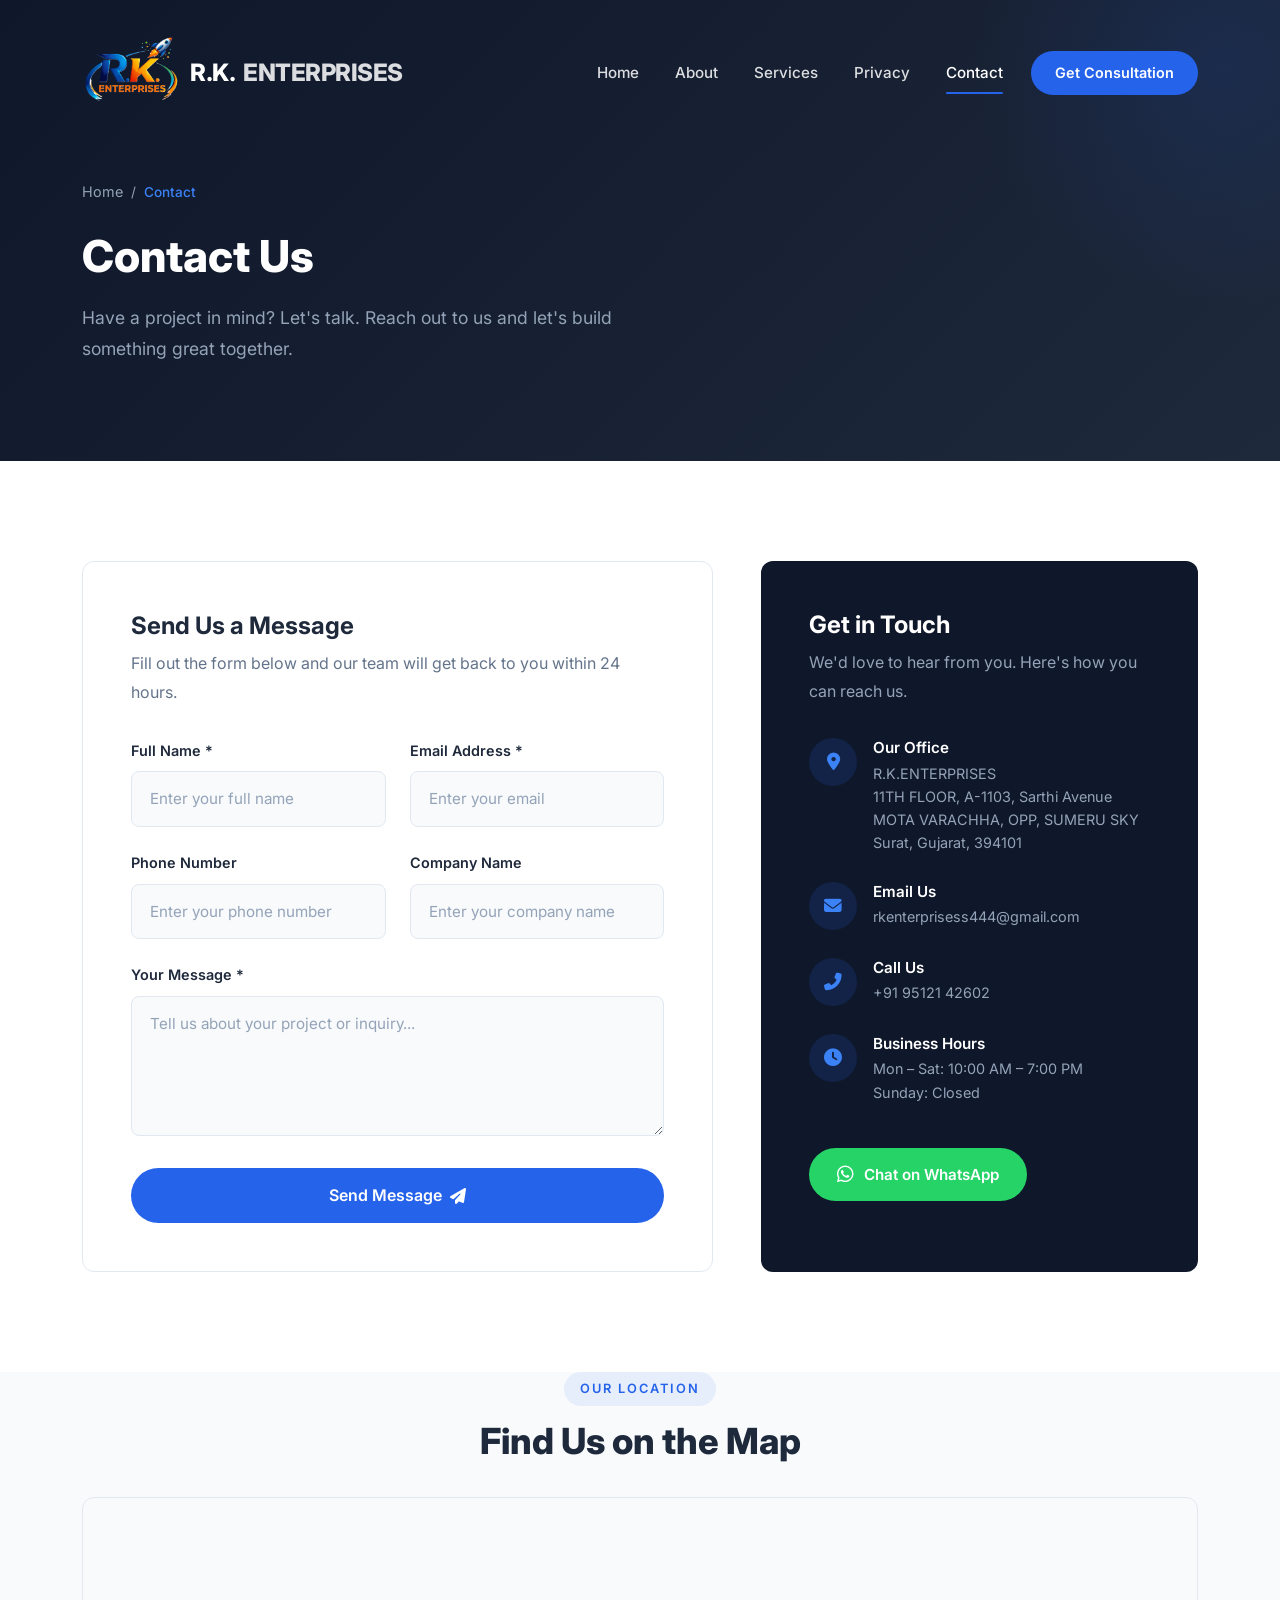
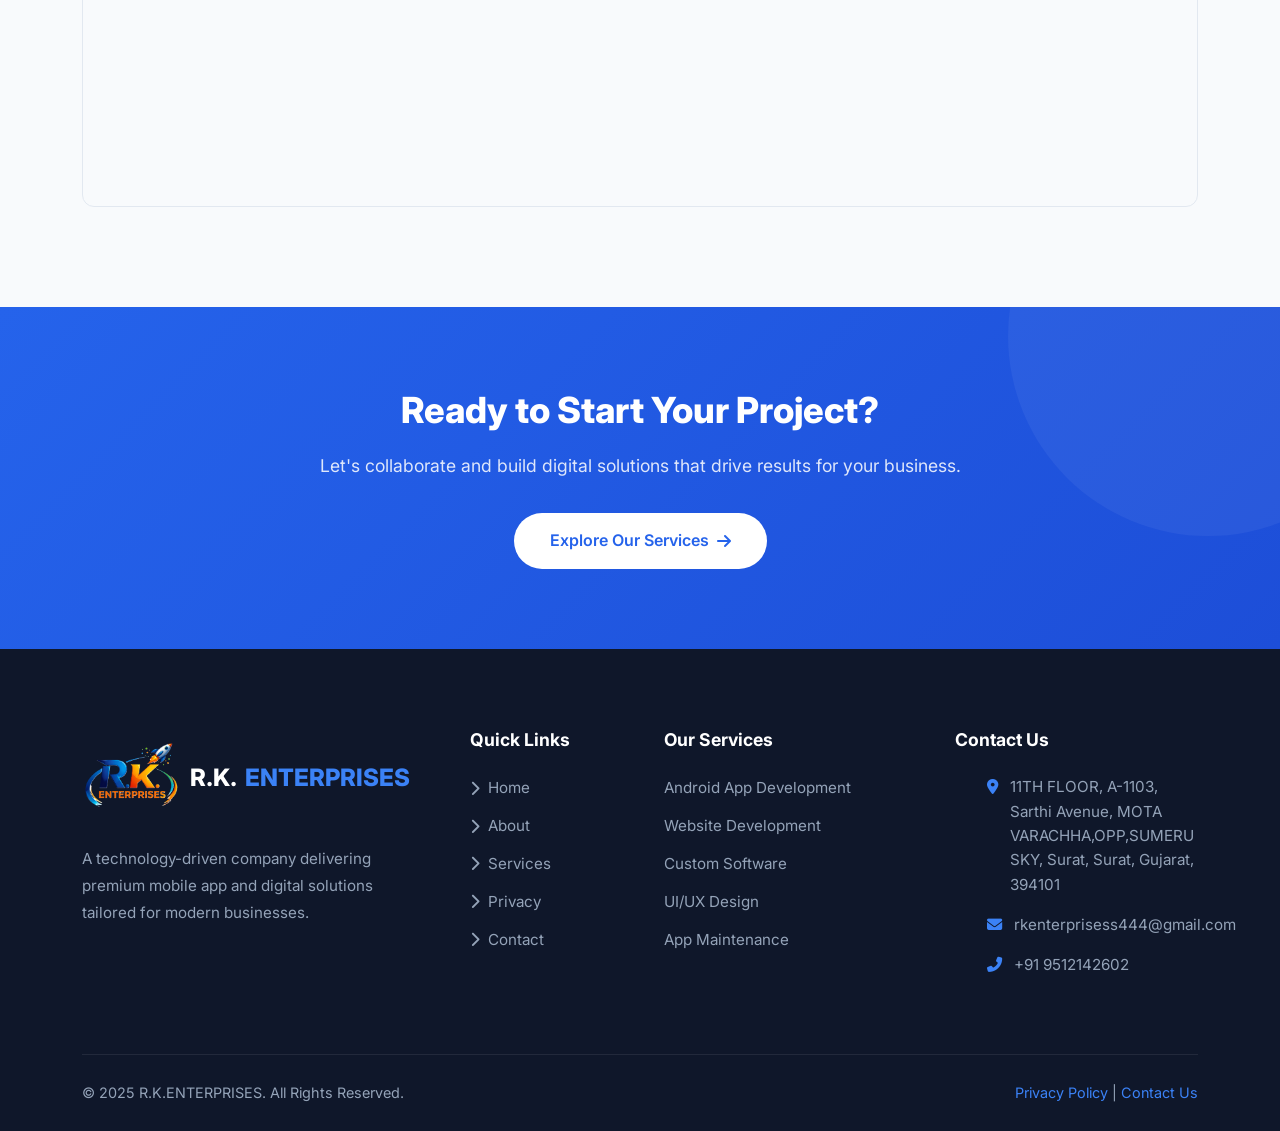
<file: contact.html>
<!DOCTYPE html>
<html lang="en">
<head>
    <!-- Meta Tags -->
    <meta charset="UTF-8">
    <meta name="viewport" content="width=device-width, initial-scale=1.0">
    <meta name="description" content="Contact R.K. ENTERPRISES – Get in touch for Android App Development, Website Development, and Digital Solutions in Surat, Gujarat, India.">
    <meta name="author" content="R.K. ENTERPRISES">
    <title>Contact Us | R.K. ENTERPRISES</title>

    <!-- Favicon -->
    <link rel="icon" type="image/png" href="img/logo.png">

    <!-- Bootstrap 5 CSS -->
    <link href="https://cdn.jsdelivr.net/npm/bootstrap@5.3.2/dist/css/bootstrap.min.css" rel="stylesheet">

    <!-- Font Awesome -->
    <link rel="stylesheet" href="https://cdnjs.cloudflare.com/ajax/libs/font-awesome/6.5.1/css/all.min.css">

    <!-- AOS -->
    <link href="https://unpkg.com/aos@2.3.1/dist/aos.css" rel="stylesheet">

    <!-- Custom CSS -->
    <link rel="stylesheet" href="css/style.css">
</head>
<body>

    <!-- Preloader -->
    <div class="preloader" id="preloader">
        <div class="spinner"></div>
    </div>

    <!-- ==============================
         NAVBAR
    ============================== -->
    <nav class="navbar navbar-expand-lg fixed-top" id="mainNavbar">
        <div class="container">
            <a class="navbar-brand" href="index.html">
                <img src="img/logo.png" alt="R.K. ENTERPRISES" class="navbar-logo">R.K.<span>ENTERPRISES</span>
            </a>
            <button class="navbar-toggler" type="button" data-bs-toggle="collapse" data-bs-target="#navbarNav">
                <i class="fas fa-bars"></i>
            </button>
            <div class="collapse navbar-collapse justify-content-end" id="navbarNav">
                <ul class="navbar-nav align-items-lg-center">
                    <li class="nav-item">
                        <a class="nav-link" href="index.html">Home</a>
                    </li>
                    <li class="nav-item">
                        <a class="nav-link" href="about.html">About</a>
                    </li>
                    <li class="nav-item">
                        <a class="nav-link" href="services.html">Services</a>
                    </li>
                    <li class="nav-item">
                        <a class="nav-link" href="privacy.html">Privacy</a>
                    </li>
                    <li class="nav-item">
                        <a class="nav-link active" href="contact.html">Contact</a>
                    </li>
                    <li class="nav-item">
                        <a class="nav-link nav-cta" href="contact.html">Get Consultation</a>
                    </li>
                </ul>
            </div>
        </div>
    </nav>

    <!-- ==============================
         PAGE HEADER
    ============================== -->
    <section class="page-header">
        <div class="container">
            <div class="breadcrumb-custom" data-aos="fade-up">
                <a href="index.html">Home</a>
                <span>/</span>
                <span class="current">Contact</span>
            </div>
            <h1 data-aos="fade-up" data-aos-delay="100">Contact Us</h1>
            <p data-aos="fade-up" data-aos-delay="150">Have a project in mind? Let's talk. Reach out to us and let's build something great together.</p>
        </div>
    </section>

    <!-- ==============================
         CONTACT SECTION
    ============================== -->
    <section class="section-padding">
        <div class="container">
            <div class="row g-5">

                <!-- Contact Form (Left) -->
                <div class="col-lg-7" data-aos="fade-up">
                    <div class="contact-form-wrapper">
                        <h3>Send Us a Message</h3>
                        <p>Fill out the form below and our team will get back to you within 24 hours.</p>

                        <form id="contactForm" action="https://formspree.io/f/xaqabkle" method="POST">
                            <input type="hidden" name="_subject" value="New Contact from R.K.ENTERPRISES Website">
                            <input type="hidden" name="_captcha" value="false">
                            <input type="hidden" name="_next" value="">
                            <div class="row g-4">
                                <!-- Name -->
                                <div class="col-md-6">
                                    <label class="form-label-custom" for="name">Full Name *</label>
                                    <input type="text" class="form-control-custom" id="name" name="name" placeholder="Enter your full name" required>
                                </div>

                                <!-- Email -->
                                <div class="col-md-6">
                                    <label class="form-label-custom" for="email">Email Address *</label>
                                    <input type="email" class="form-control-custom" id="email" name="email" placeholder="Enter your email" required>
                                </div>

                                <!-- Phone -->
                                <div class="col-md-6">
                                    <label class="form-label-custom" for="phone">Phone Number</label>
                                    <input type="tel" class="form-control-custom" id="phone" name="phone" placeholder="Enter your phone number">
                                </div>

                                <!-- Company -->
                                <div class="col-md-6">
                                    <label class="form-label-custom" for="company">Company Name</label>
                                    <input type="text" class="form-control-custom" id="company" name="company" placeholder="Enter your company name">
                                </div>

                                <!-- Message -->
                                <div class="col-12">
                                    <label class="form-label-custom" for="message">Your Message *</label>
                                    <textarea class="form-control-custom" id="message" name="message" placeholder="Tell us about your project or inquiry..." required></textarea>
                                </div>

                                <!-- Submit -->
                                <div class="col-12">
                                    <button type="submit" class="btn-primary-custom w-100 justify-content-center" style="border: none; cursor: pointer;">
                                        Send Message <i class="fas fa-paper-plane"></i>
                                    </button>
                                </div>
                            </div>
                        </form>
                    </div>
                </div>

                <!-- Contact Info (Right) -->
                <div class="col-lg-5" data-aos="fade-up" data-aos-delay="100">
                    <div class="contact-info-card">
                        <h3>Get in Touch</h3>
                        <p>We'd love to hear from you. Here's how you can reach us.</p>

                        <!-- Address -->
                        <div class="contact-info-item">
                            <div class="icon-wrap">
                                <i class="fas fa-map-marker-alt"></i>
                            </div>
                            <div>
                                <h5>Our Office</h5>
                                <p>
                                    R.K.ENTERPRISES<br>
                                    11TH FLOOR, A-1103, Sarthi Avenue<br>
                                    MOTA VARACHHA, OPP, SUMERU SKY<br>
                                    Surat, Gujarat, 394101
                                </p>
                            </div>
                        </div>

                        <!-- Email -->
                        <div class="contact-info-item">
                            <div class="icon-wrap">
                                <i class="fas fa-envelope"></i>
                            </div>
                            <div>
                                <h5>Email Us</h5>
                                <p>rkenterprisess444@gmail.com</p>
                            </div>
                        </div>

                        <!-- Phone -->
                        <div class="contact-info-item">
                            <div class="icon-wrap">
                                <i class="fas fa-phone-alt"></i>
                            </div>
                            <div>
                                <h5>Call Us</h5>
                                <p>+91 95121 42602</p>
                            </div>
                        </div>

                        <!-- Business Hours -->
                        <div class="contact-info-item">
                            <div class="icon-wrap">
                                <i class="fas fa-clock"></i>
                            </div>
                            <div>
                                <h5>Business Hours</h5>
                                <p>Mon – Sat: 10:00 AM – 7:00 PM<br>Sunday: Closed</p>
                            </div>
                        </div>

                        <!-- WhatsApp Button -->
                        <a href="https://wa.me/919512142602" target="_blank" class="whatsapp-btn">
                            <i class="fab fa-whatsapp fa-lg"></i> Chat on WhatsApp
                        </a>
                    </div>
                </div>

            </div>
        </div>
    </section>

    <!-- ==============================
         MAP SECTION
    ============================== -->
    <section class="section-padding" style="background: var(--light-bg); padding-top: 0;">
        <div class="container">
            <div class="text-center mb-4" data-aos="fade-up">
                <span class="section-label">Our Location</span>
                <h2 class="section-title">Find Us on the Map</h2>
            </div>
            <div class="map-placeholder" data-aos="fade-up">
                <iframe 
                    src="https://www.google.com/maps/embed?pb=!1m18!1m12!1m3!1d3718.6962319172912!2d72.87512272472007!3d21.243891030355815!2m3!1f0!2f0!3f0!3m2!1i1024!2i768!4f13.1!3m3!1m2!1s0x3be04fee4c684fa9%3A0x42d2a80c03a1a8e8!2sSarthi%20Avenue!5e0!3m2!1sen!2sin!4v1776691668072!5m2!1sen!2sin" 
                    width="100%" 
                    height="400" 
                    style="border:0; border-radius: 12px;" 
                    allowfullscreen="" 
                    loading="lazy" 
                    referrerpolicy="no-referrer-when-downgrade"
                    title="R.K.ENTERPRISES Location - Surat, Gujarat">
                </iframe>
            </div>
        </div>
    </section>

    <!-- ==============================
         CTA SECTION
    ============================== -->
    <section class="cta-section">
        <div class="container">
            <div class="row justify-content-center">
                <div class="col-lg-8 text-center" data-aos="fade-up">
                    <h2>Ready to Start Your Project?</h2>
                    <p>Let's collaborate and build digital solutions that drive results for your business.</p>
                    <a href="services.html" class="btn-white-custom">
                        Explore Our Services <i class="fas fa-arrow-right"></i>
                    </a>
                </div>
            </div>
        </div>
    </section>

    <!-- ==============================
         FOOTER
    ============================== -->
    <footer class="footer" id="footer">
        <div class="container">
            <div class="row g-5">
                <div class="col-lg-4 col-md-6">
                    <div class="footer-logo">
                        <img src="img/logo.png" alt="R.K.ENTERPRISES" class="footer-logo-img"> R.K. <span>ENTERPRISES</span>
                    </div>
                    <p class="footer-description">A technology-driven company delivering premium mobile app and digital solutions tailored for modern businesses.</p>
                </div>
                <div class="col-lg-2 col-md-6">
                    <h5>Quick Links</h5>
                    <ul class="footer-links">
                        <li><a href="index.html"><i class="fas fa-chevron-right"></i> Home</a></li>
                        <li><a href="about.html"><i class="fas fa-chevron-right"></i> About</a></li>
                        <li><a href="services.html"><i class="fas fa-chevron-right"></i> Services</a></li>
                        <li><a href="privacy.html"><i class="fas fa-chevron-right"></i> Privacy</a></li>
                        <li><a href="contact.html"><i class="fas fa-chevron-right"></i> Contact</a></li>
                    </ul>
                </div>
                <div class="col-lg-3 col-md-6">
                    <h5>Our Services</h5>
                    <ul class="footer-links">
                        <li><a href="services.html">Android App Development</a></li>
                        <li><a href="services.html">Website Development</a></li>
                        <li><a href="services.html">Custom Software</a></li>
                        <li><a href="services.html">UI/UX Design</a></li>
                        <li><a href="services.html">App Maintenance</a></li>
                    </ul>
                </div>
                <div class="col-lg-3 col-md-6">
                    <h5>Contact Us</h5>
                    <ul class="footer-contact-info">
                        <li>
                            <i class="fas fa-map-marker-alt"></i>
                            <span>11TH FLOOR, A-1103, Sarthi Avenue, MOTA VARACHHA,OPP,SUMERU SKY, Surat, Surat, Gujarat, 394101</span>
                        </li>
                        <li>
                            <i class="fas fa-envelope"></i>
                            <span>rkenterprisess444@gmail.com</span>
                        </li>
                        <li>
                            <i class="fas fa-phone-alt"></i>
                            <span>+91 9512142602</span>
                        </li>
                    </ul>
                </div>
            </div>
            <div class="footer-bottom">
                <div class="row align-items-center">
                    <div class="col-md-6">
                        <p>&copy; 2025 R.K.ENTERPRISES. All Rights Reserved.</p>
                    </div>
                    <div class="col-md-6 text-md-end">
                        <p><a href="privacy.html">Privacy Policy</a> | <a href="contact.html">Contact Us</a></p>
                    </div>
                </div>
            </div>
        </div>
    </footer>

    <!-- Back to Top -->
    <button class="back-to-top" id="backToTop" aria-label="Back to top">
        <i class="fas fa-chevron-up"></i>
    </button>

    <!-- Scripts -->
    <script src="https://cdn.jsdelivr.net/npm/bootstrap@5.3.2/dist/js/bootstrap.bundle.min.js"></script>
    <script src="https://unpkg.com/aos@2.3.1/dist/aos.js"></script>
    <script>
        AOS.init({ duration: 700, once: true, offset: 80, easing: 'ease-out' });

        window.addEventListener('load', function() {
            document.getElementById('preloader').classList.add('hide');
        });

        window.addEventListener('scroll', function() {
            const navbar = document.getElementById('mainNavbar');
            const backToTop = document.getElementById('backToTop');
            if (window.scrollY > 50) {
                navbar.classList.add('scrolled');
            } else {
                navbar.classList.remove('scrolled');
            }
            if (window.scrollY > 300) backToTop.classList.add('show');
            else backToTop.classList.remove('show');
        });

        document.getElementById('backToTop').addEventListener('click', function() {
            window.scrollTo({ top: 0, behavior: 'smooth' });
        });

        document.querySelectorAll('.nav-link').forEach(function(link) {
            link.addEventListener('click', function() {
                const navCollapse = document.getElementById('navbarNav');
                if (navCollapse.classList.contains('show')) {
                    new bootstrap.Collapse(navCollapse).hide();
                }
            });
        });

        // Contact Form Handler — Formspree AJAX Submission
        document.getElementById('contactForm').addEventListener('submit', function(e) {
            e.preventDefault();
            
            const form = this;
            const btn = form.querySelector('button[type="submit"]');
            const originalText = btn.innerHTML;
            const formData = new FormData(form);
            
            btn.innerHTML = '<i class="fas fa-spinner fa-spin"></i> Sending...';
            btn.disabled = true;
            
            fetch(form.action, {
                method: 'POST',
                body: formData,
                headers: { 'Accept': 'application/json' }
            })
            .then(function(response) {
                if (response.ok) {
                    btn.innerHTML = '<i class="fas fa-check"></i> Message Sent Successfully!';
                    btn.style.background = '#10B981';
                    btn.style.borderColor = '#10B981';
                    form.reset();
                    setTimeout(function() {
                        btn.innerHTML = originalText;
                        btn.style.background = '';
                        btn.style.borderColor = '';
                        btn.disabled = false;
                    }, 3000);
                } else {
                    return response.json().then(function(data) {
                        throw new Error(data.errors ? data.errors.map(function(err) { return err.message; }).join(', ') : 'Something went wrong');
                    });
                }
            })
            .catch(function(error) {
                btn.innerHTML = '<i class="fas fa-exclamation-triangle"></i> Failed to Send';
                btn.style.background = '#EF4444';
                btn.style.borderColor = '#EF4444';
                setTimeout(function() {
                    btn.innerHTML = originalText;
                    btn.style.background = '';
                    btn.style.borderColor = '';
                    btn.disabled = false;
                }, 3000);
            });
        });
    </script>

</body>
</html>
</file>
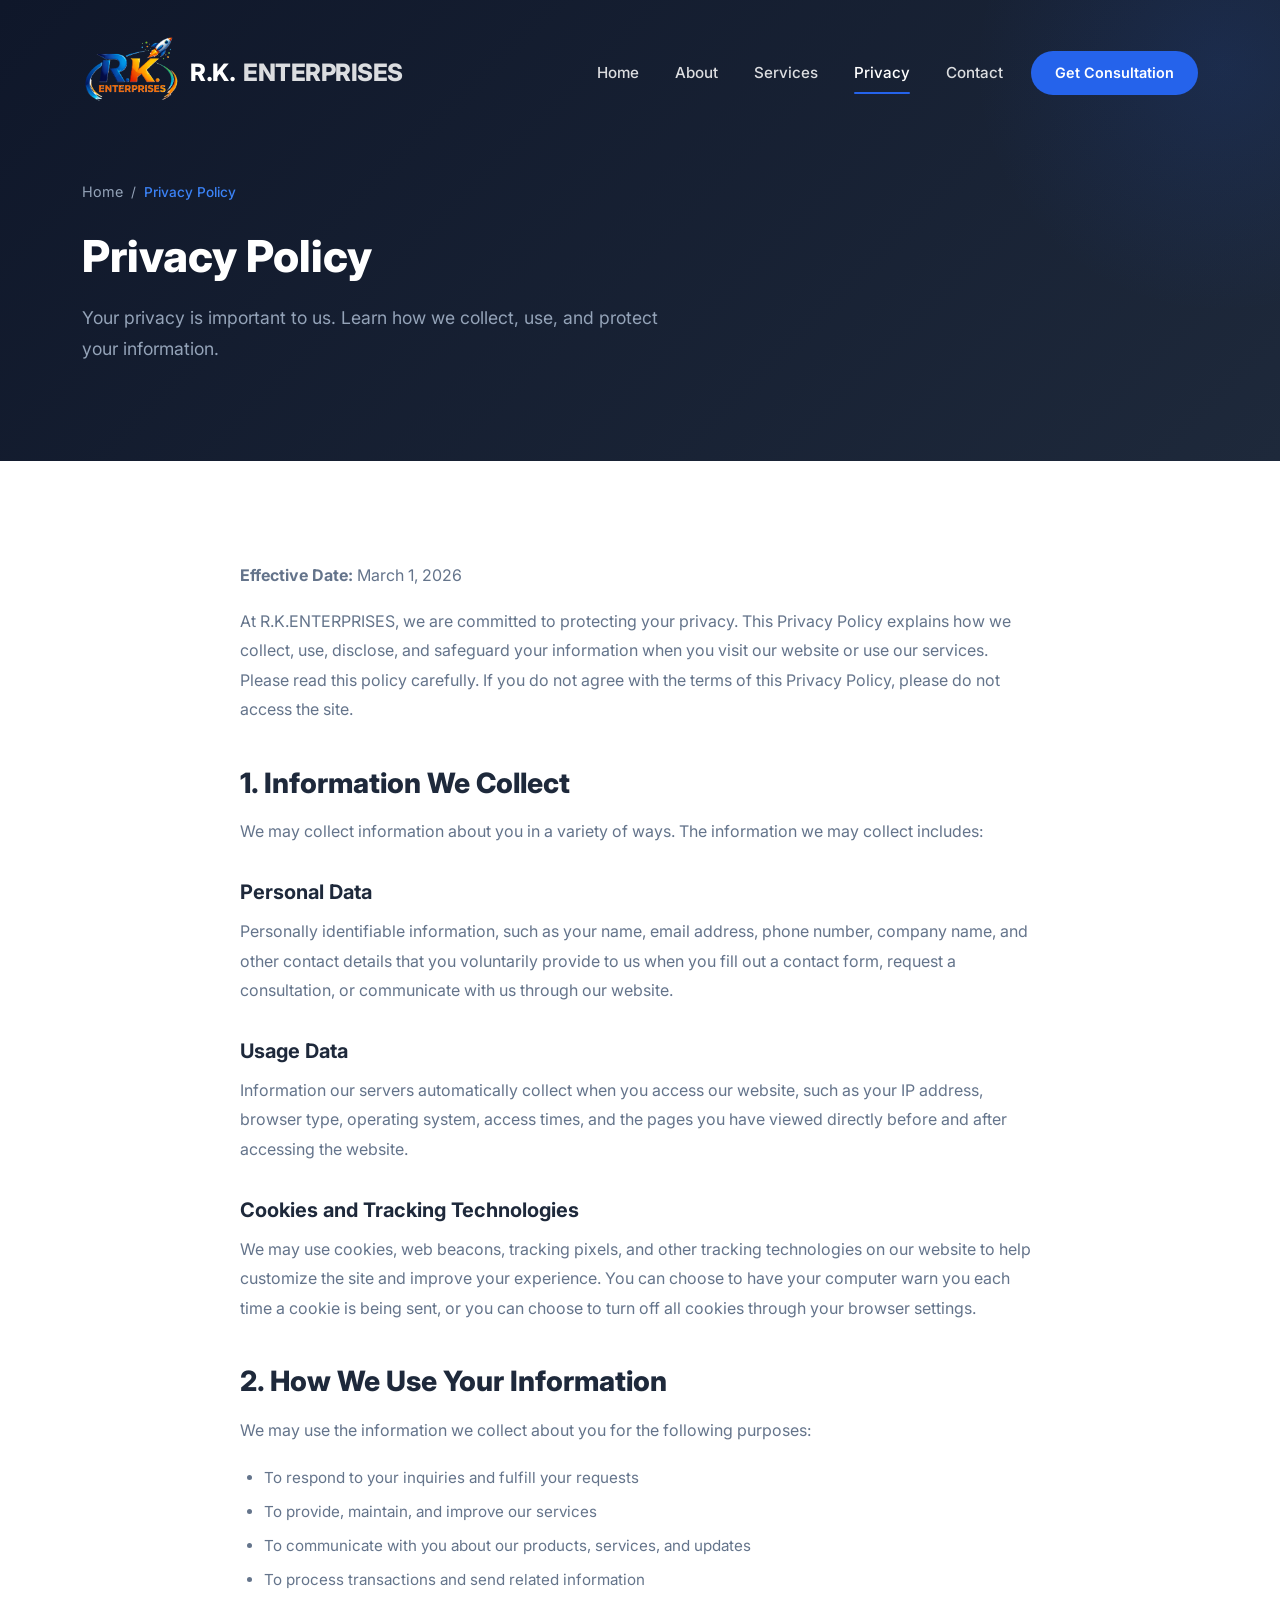
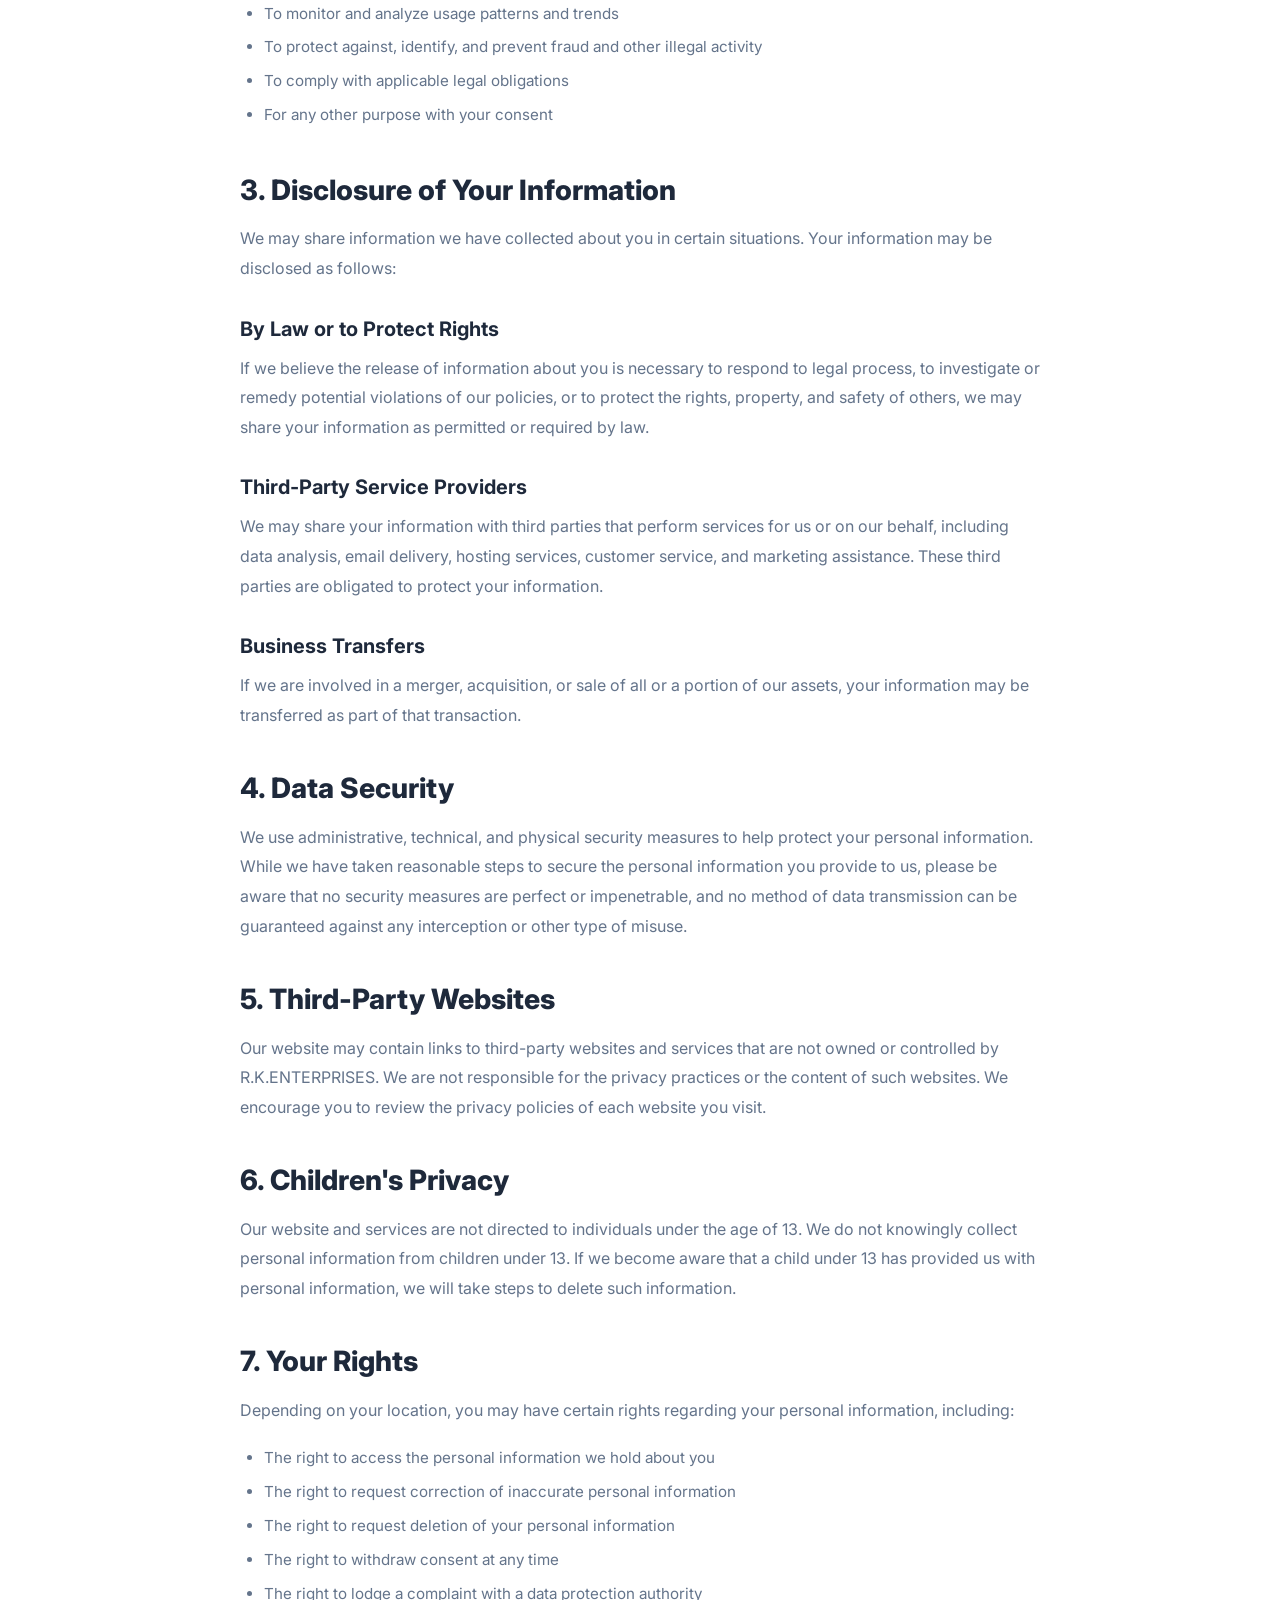
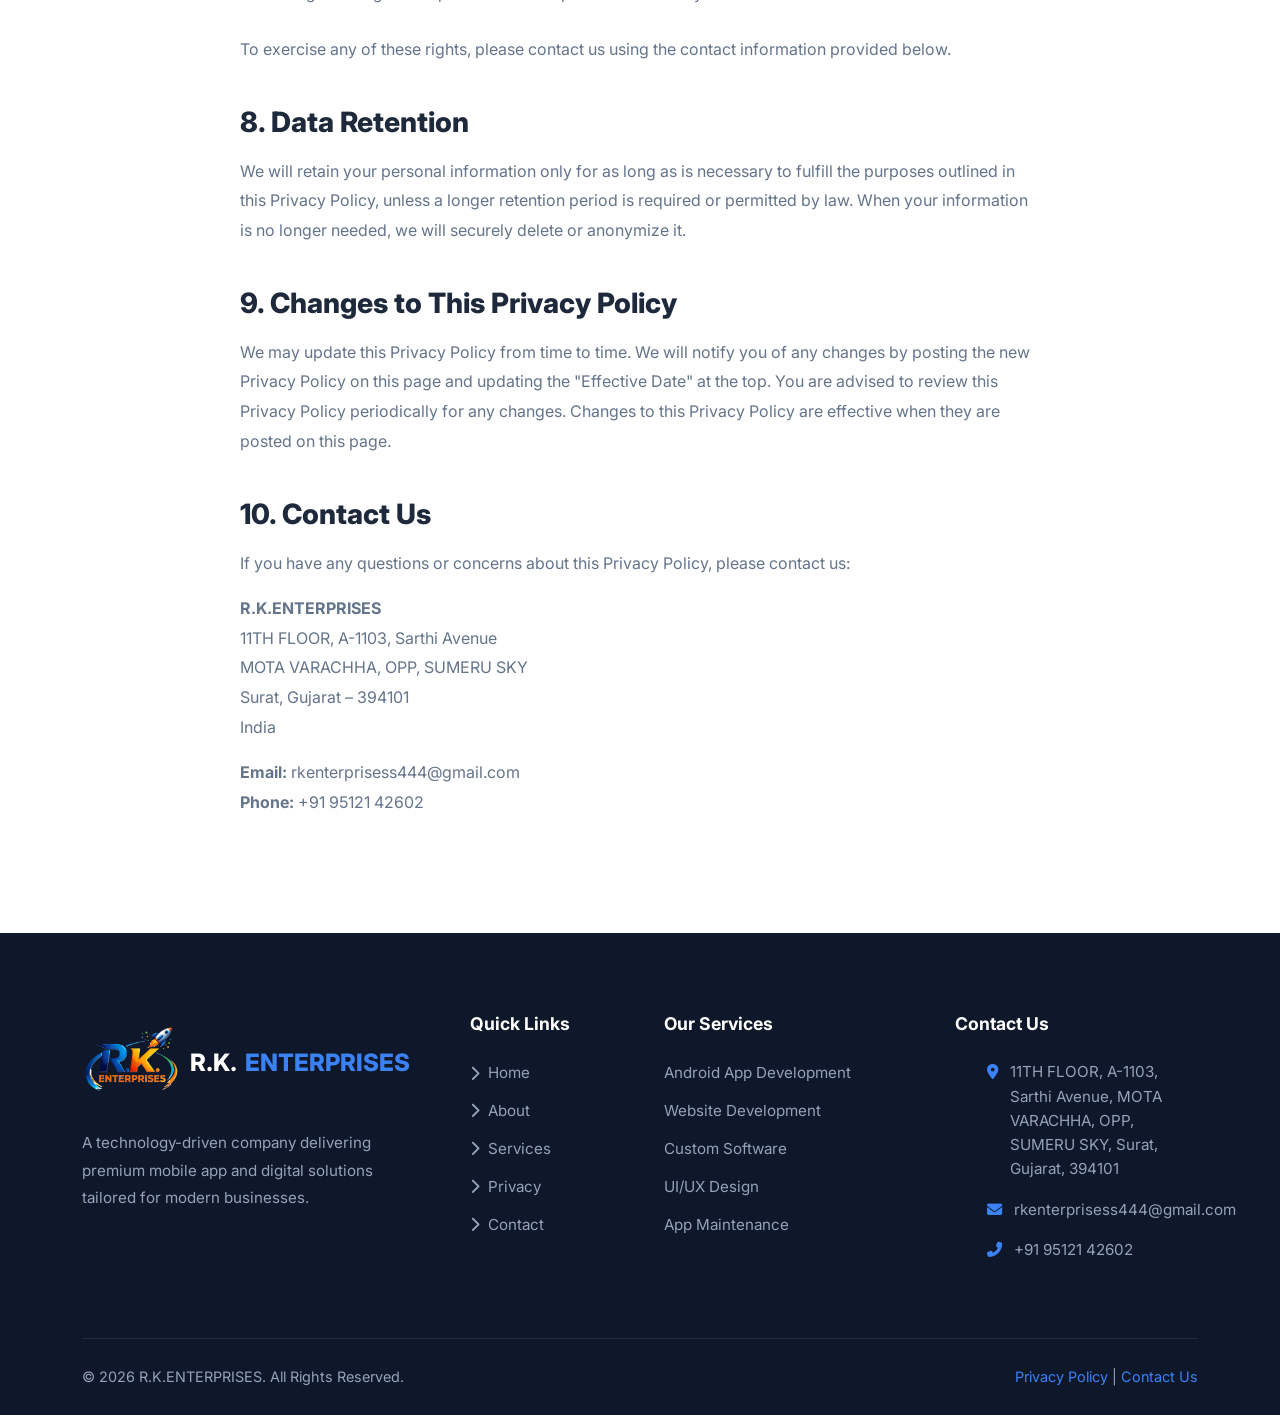
<file: privacy.html>
<!DOCTYPE html>
<html lang="en">
<head>
    <!-- Meta Tags -->
    <meta charset="UTF-8">
    <meta name="viewport" content="width=device-width, initial-scale=1.0">
    <meta name="description" content="Privacy Policy for R.K.ENTERPRISES – Learn how we collect, use, and protect your personal information.">
    <meta name="author" content="R.K.ENTERPRISES">
    <title>Privacy Policy | R.K.ENTERPRISES</title>

    <!-- Favicon -->
    <link rel="icon" type="image/png" href="img/logo.png">

    <!-- Bootstrap 5 CSS -->
    <link href="https://cdn.jsdelivr.net/npm/bootstrap@5.3.2/dist/css/bootstrap.min.css" rel="stylesheet">

    <!-- Font Awesome -->
    <link rel="stylesheet" href="https://cdnjs.cloudflare.com/ajax/libs/font-awesome/6.5.1/css/all.min.css">

    <!-- AOS -->
    <link href="https://unpkg.com/aos@2.3.1/dist/aos.css" rel="stylesheet">

    <!-- Custom CSS -->
    <link rel="stylesheet" href="css/style.css">
</head>
<body>

    <!-- Preloader -->
    <div class="preloader" id="preloader">
        <div class="spinner"></div>
    </div>

    <!-- ==============================
         NAVBAR
    ============================== -->
    <nav class="navbar navbar-expand-lg fixed-top" id="mainNavbar">
        <div class="container">
            <a class="navbar-brand" href="index.html">
                <img src="img/logo.png" alt="R.K.ENTERPRISES" class="navbar-logo"> R.K. <span>ENTERPRISES</span>
            </a>
            <button class="navbar-toggler" type="button" data-bs-toggle="collapse" data-bs-target="#navbarNav">
                <i class="fas fa-bars"></i>
            </button>
            <div class="collapse navbar-collapse justify-content-end" id="navbarNav">
                <ul class="navbar-nav align-items-lg-center">
                    <li class="nav-item">
                        <a class="nav-link" href="index.html">Home</a>
                    </li>
                    <li class="nav-item">
                        <a class="nav-link" href="about.html">About</a>
                    </li>
                    <li class="nav-item">
                        <a class="nav-link" href="services.html">Services</a>
                    </li>
                    <li class="nav-item">
                        <a class="nav-link active" href="privacy.html">Privacy</a>
                    </li>
                    <li class="nav-item">
                        <a class="nav-link" href="contact.html">Contact</a>
                    </li>
                    <li class="nav-item">
                        <a class="nav-link nav-cta" href="contact.html">Get Consultation</a>
                    </li>
                </ul>
            </div>
        </div>
    </nav>

    <!-- ==============================
         PAGE HEADER
    ============================== -->
    <section class="page-header">
        <div class="container">
            <div class="breadcrumb-custom" data-aos="fade-up">
                <a href="index.html">Home</a>
                <span>/</span>
                <span class="current">Privacy Policy</span>
            </div>
            <h1 data-aos="fade-up" data-aos-delay="100">Privacy Policy</h1>
            <p data-aos="fade-up" data-aos-delay="150">Your privacy is important to us. Learn how we collect, use, and protect your information.</p>
        </div>
    </section>

    <!-- ==============================
         PRIVACY POLICY CONTENT
    ============================== -->
    <section class="section-padding">
        <div class="container">
            <div class="privacy-content" data-aos="fade-up">

                <p><strong>Effective Date:</strong> March 1, 2026</p>
                <p>At R.K.ENTERPRISES, we are committed to protecting your privacy. This Privacy Policy explains how we collect, use, disclose, and safeguard your information when you visit our website or use our services. Please read this policy carefully. If you do not agree with the terms of this Privacy Policy, please do not access the site.</p>

                <!-- Section 1 -->
                <h2>1. Information We Collect</h2>
                <p>We may collect information about you in a variety of ways. The information we may collect includes:</p>

                <h3>Personal Data</h3>
                <p>Personally identifiable information, such as your name, email address, phone number, company name, and other contact details that you voluntarily provide to us when you fill out a contact form, request a consultation, or communicate with us through our website.</p>

                <h3>Usage Data</h3>
                <p>Information our servers automatically collect when you access our website, such as your IP address, browser type, operating system, access times, and the pages you have viewed directly before and after accessing the website.</p>

                <h3>Cookies and Tracking Technologies</h3>
                <p>We may use cookies, web beacons, tracking pixels, and other tracking technologies on our website to help customize the site and improve your experience. You can choose to have your computer warn you each time a cookie is being sent, or you can choose to turn off all cookies through your browser settings.</p>

                <!-- Section 2 -->
                <h2>2. How We Use Your Information</h2>
                <p>We may use the information we collect about you for the following purposes:</p>
                <ul>
                    <li>To respond to your inquiries and fulfill your requests</li>
                    <li>To provide, maintain, and improve our services</li>
                    <li>To communicate with you about our products, services, and updates</li>
                    <li>To process transactions and send related information</li>
                    <li>To monitor and analyze usage patterns and trends</li>
                    <li>To protect against, identify, and prevent fraud and other illegal activity</li>
                    <li>To comply with applicable legal obligations</li>
                    <li>For any other purpose with your consent</li>
                </ul>

                <!-- Section 3 -->
                <h2>3. Disclosure of Your Information</h2>
                <p>We may share information we have collected about you in certain situations. Your information may be disclosed as follows:</p>

                <h3>By Law or to Protect Rights</h3>
                <p>If we believe the release of information about you is necessary to respond to legal process, to investigate or remedy potential violations of our policies, or to protect the rights, property, and safety of others, we may share your information as permitted or required by law.</p>

                <h3>Third-Party Service Providers</h3>
                <p>We may share your information with third parties that perform services for us or on our behalf, including data analysis, email delivery, hosting services, customer service, and marketing assistance. These third parties are obligated to protect your information.</p>

                <h3>Business Transfers</h3>
                <p>If we are involved in a merger, acquisition, or sale of all or a portion of our assets, your information may be transferred as part of that transaction.</p>

                <!-- Section 4 -->
                <h2>4. Data Security</h2>
                <p>We use administrative, technical, and physical security measures to help protect your personal information. While we have taken reasonable steps to secure the personal information you provide to us, please be aware that no security measures are perfect or impenetrable, and no method of data transmission can be guaranteed against any interception or other type of misuse.</p>

                <!-- Section 5 -->
                <h2>5. Third-Party Websites</h2>
                <p>Our website may contain links to third-party websites and services that are not owned or controlled by R.K.ENTERPRISES. We are not responsible for the privacy practices or the content of such websites. We encourage you to review the privacy policies of each website you visit.</p>

                <!-- Section 6 -->
                <h2>6. Children's Privacy</h2>
                <p>Our website and services are not directed to individuals under the age of 13. We do not knowingly collect personal information from children under 13. If we become aware that a child under 13 has provided us with personal information, we will take steps to delete such information.</p>

                <!-- Section 7 -->
                <h2>7. Your Rights</h2>
                <p>Depending on your location, you may have certain rights regarding your personal information, including:</p>
                <ul>
                    <li>The right to access the personal information we hold about you</li>
                    <li>The right to request correction of inaccurate personal information</li>
                    <li>The right to request deletion of your personal information</li>
                    <li>The right to withdraw consent at any time</li>
                    <li>The right to lodge a complaint with a data protection authority</li>
                </ul>
                <p>To exercise any of these rights, please contact us using the contact information provided below.</p>

                <!-- Section 8 -->
                <h2>8. Data Retention</h2>
                <p>We will retain your personal information only for as long as is necessary to fulfill the purposes outlined in this Privacy Policy, unless a longer retention period is required or permitted by law. When your information is no longer needed, we will securely delete or anonymize it.</p>

                <!-- Section 9 -->
                <h2>9. Changes to This Privacy Policy</h2>
                <p>We may update this Privacy Policy from time to time. We will notify you of any changes by posting the new Privacy Policy on this page and updating the "Effective Date" at the top. You are advised to review this Privacy Policy periodically for any changes. Changes to this Privacy Policy are effective when they are posted on this page.</p>

                <!-- Section 10 -->
                <h2>10. Contact Us</h2>
                <p>If you have any questions or concerns about this Privacy Policy, please contact us:</p>
                <p>
                    <strong>R.K.ENTERPRISES</strong><br>
                    11TH FLOOR, A-1103, Sarthi Avenue<br>
                    MOTA VARACHHA, OPP, SUMERU SKY<br>
                    Surat, Gujarat – 394101<br>
                    India
                </p>
                <p>
                    <strong>Email:</strong> rkenterprisess444@gmail.com<br>
                    <strong>Phone:</strong> +91 95121 42602
                </p>

            </div>
        </div>
    </section>

    <!-- ==============================
         FOOTER
    ============================== -->
    <footer class="footer" id="footer">
        <div class="container">
            <div class="row g-5">
                <div class="col-lg-4 col-md-6">
                    <div class="footer-logo">
                        <img src="img/logo.png" alt="R.K.ENTERPRISES" class="footer-logo-img"> R.K. <span>ENTERPRISES</span>
                    </div>
                    <p class="footer-description">A technology-driven company delivering premium mobile app and digital solutions tailored for modern businesses.</p>
                </div>
                <div class="col-lg-2 col-md-6">
                    <h5>Quick Links</h5>
                    <ul class="footer-links">
                        <li><a href="index.html"><i class="fas fa-chevron-right"></i> Home</a></li>
                        <li><a href="about.html"><i class="fas fa-chevron-right"></i> About</a></li>
                        <li><a href="services.html"><i class="fas fa-chevron-right"></i> Services</a></li>
                        <li><a href="privacy.html"><i class="fas fa-chevron-right"></i> Privacy</a></li>
                        <li><a href="contact.html"><i class="fas fa-chevron-right"></i> Contact</a></li>
                    </ul>
                </div>
                <div class="col-lg-3 col-md-6">
                    <h5>Our Services</h5>
                    <ul class="footer-links">
                        <li><a href="services.html">Android App Development</a></li>
                        <li><a href="services.html">Website Development</a></li>
                        <li><a href="services.html">Custom Software</a></li>
                        <li><a href="services.html">UI/UX Design</a></li>
                        <li><a href="services.html">App Maintenance</a></li>
                    </ul>
                </div>
                <div class="col-lg-3 col-md-6">
                    <h5>Contact Us</h5>
                    <ul class="footer-contact-info">
                        <li>
                            <i class="fas fa-map-marker-alt"></i>
                            <span>11TH FLOOR, A-1103, Sarthi Avenue, MOTA VARACHHA, OPP, SUMERU SKY, Surat, Gujarat, 394101</span>
                        </li>
                        <li>
                            <i class="fas fa-envelope"></i>
                            <span>rkenterprisess444@gmail.com</span>
                        </li>
                        <li>
                            <i class="fas fa-phone-alt"></i>
                            <span>+91 95121 42602</span>
                        </li>
                    </ul>
                </div>
            </div>
            <div class="footer-bottom">
                <div class="row align-items-center">
                    <div class="col-md-6">
                        <p>&copy; 2026 R.K.ENTERPRISES. All Rights Reserved.</p>
                    </div>
                    <div class="col-md-6 text-md-end">
                        <p><a href="privacy.html">Privacy Policy</a> | <a href="contact.html">Contact Us</a></p>
                    </div>
                </div>
            </div>
        </div>
    </footer>

    <!-- Back to Top -->
    <button class="back-to-top" id="backToTop" aria-label="Back to top">
        <i class="fas fa-chevron-up"></i>
    </button>

    <!-- Scripts -->
    <script src="https://cdn.jsdelivr.net/npm/bootstrap@5.3.2/dist/js/bootstrap.bundle.min.js"></script>
    <script src="https://unpkg.com/aos@2.3.1/dist/aos.js"></script>
    <script>
        AOS.init({ duration: 700, once: true, offset: 80, easing: 'ease-out' });

        window.addEventListener('load', function() {
            document.getElementById('preloader').classList.add('hide');
        });

        window.addEventListener('scroll', function() {
            const navbar = document.getElementById('mainNavbar');
            const backToTop = document.getElementById('backToTop');
            if (window.scrollY > 50) {
                navbar.classList.add('scrolled');
            } else {
                navbar.classList.remove('scrolled');
            }
            if (window.scrollY > 300) backToTop.classList.add('show');
            else backToTop.classList.remove('show');
        });

        document.getElementById('backToTop').addEventListener('click', function() {
            window.scrollTo({ top: 0, behavior: 'smooth' });
        });

        document.querySelectorAll('.nav-link').forEach(function(link) {
            link.addEventListener('click', function() {
                const navCollapse = document.getElementById('navbarNav');
                if (navCollapse.classList.contains('show')) {
                    new bootstrap.Collapse(navCollapse).hide();
                }
            });
        });
    </script>

</body>
</html>
</file>
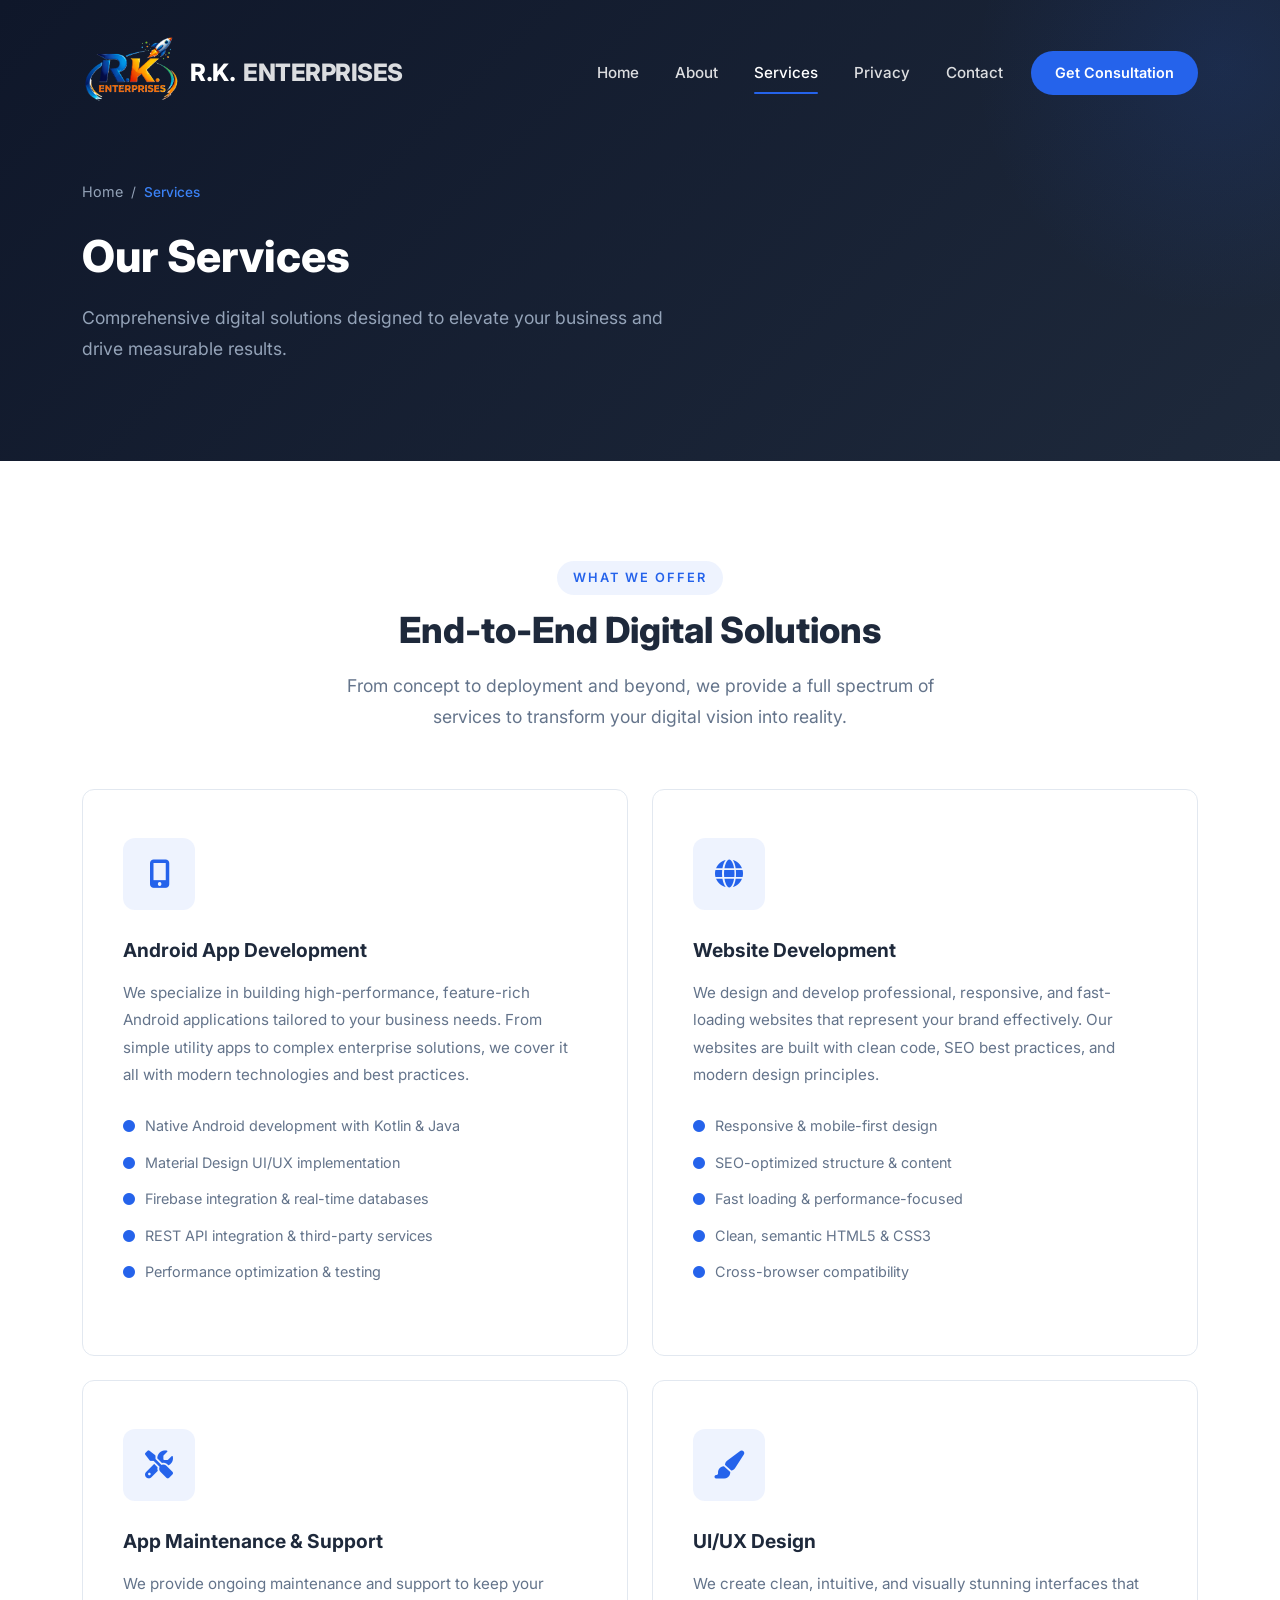
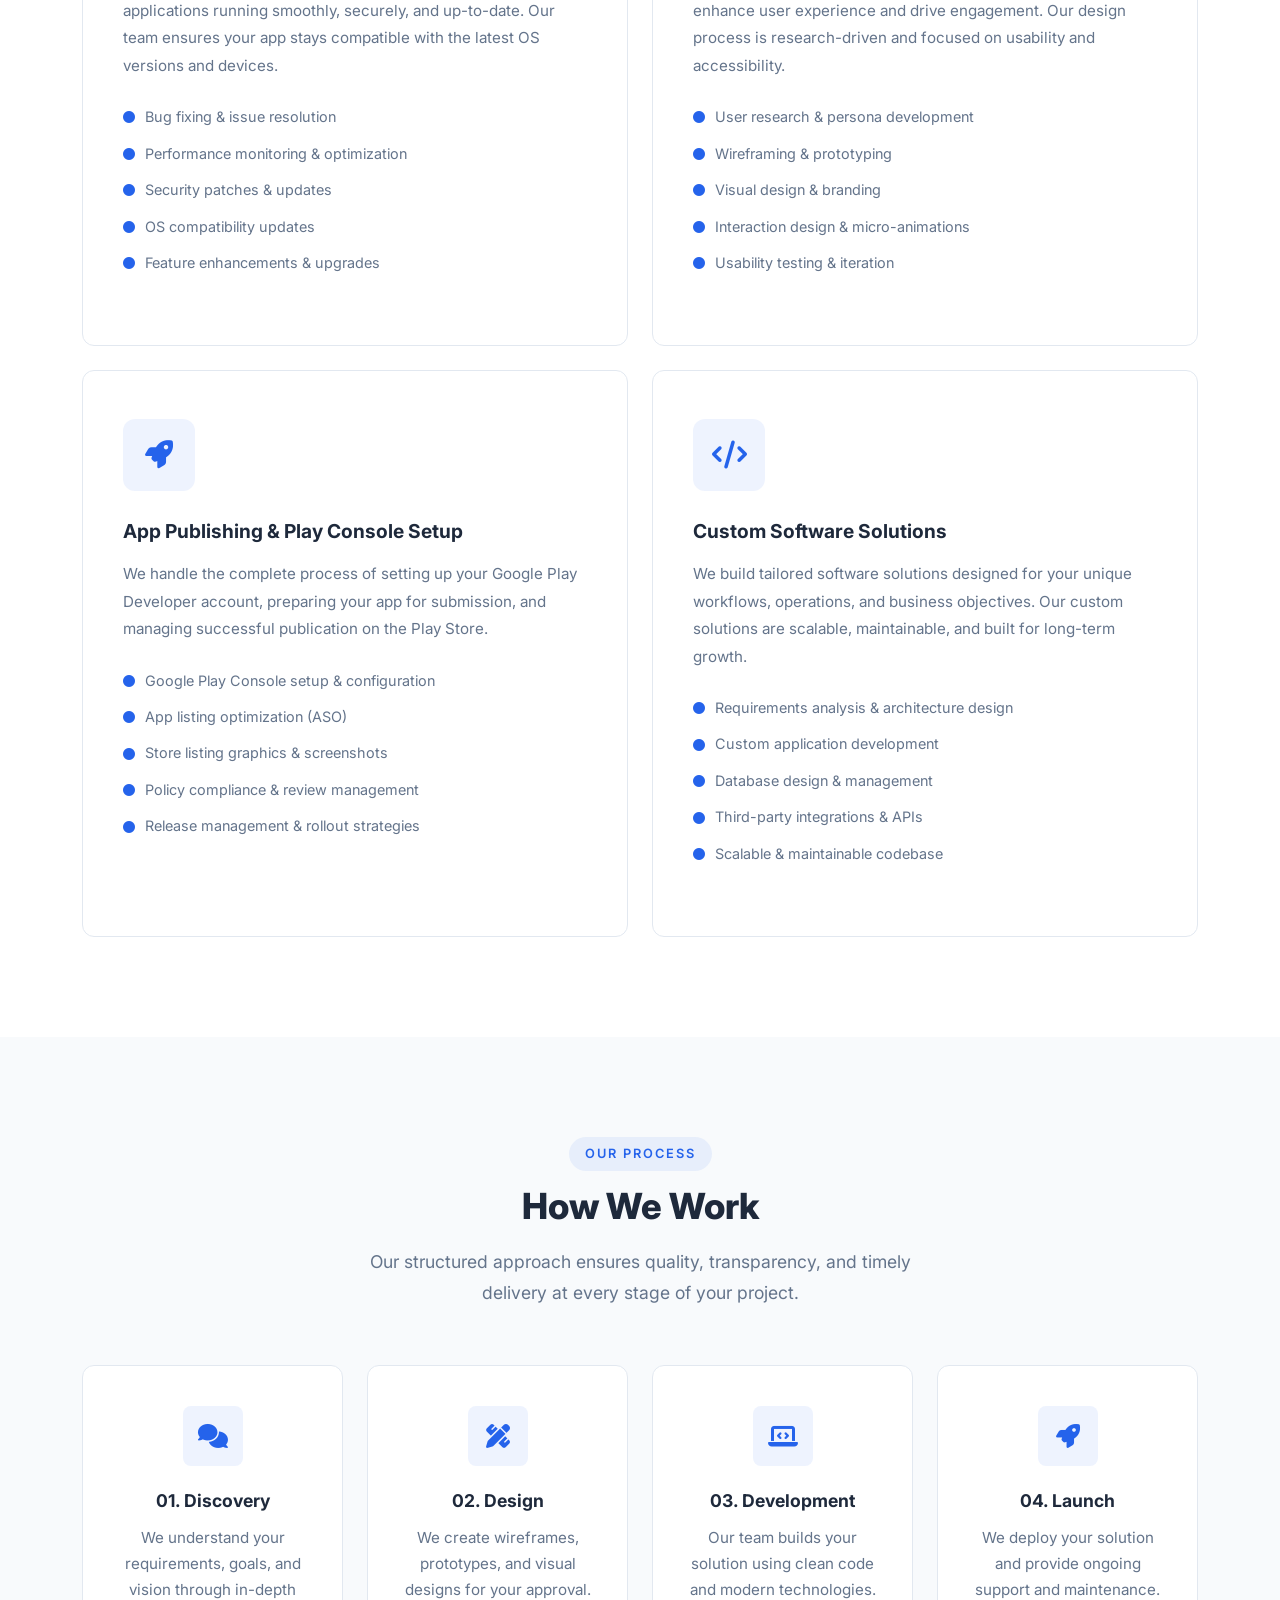
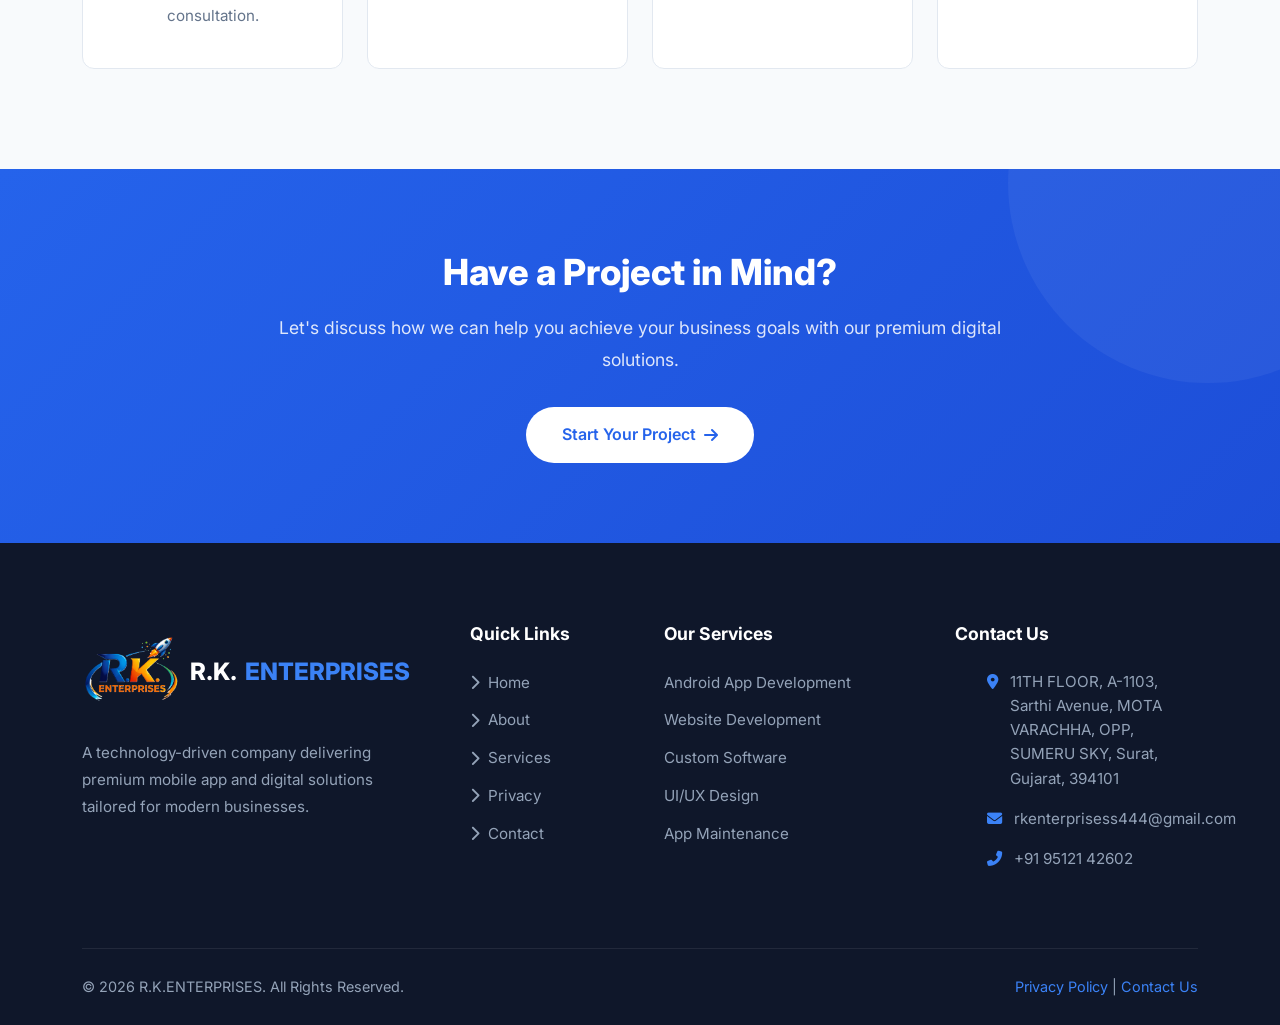
<file: services.html>
<!DOCTYPE html>
<html lang="en">
<head>
    <!-- Meta Tags -->
    <meta charset="UTF-8">
    <meta name="viewport" content="width=device-width, initial-scale=1.0">
    <meta name="description" content="R.K.ENTERPRISES Services – Android App Development, Website Development, UI/UX Design, Custom Software Solutions, App Publishing & Maintenance.">
    <meta name="author" content="R.K.ENTERPRISES">
    <title>Our Services | R.K.ENTERPRISES</title>

    <!-- Favicon -->
    <link rel="icon" type="image/png" href="img/logo.png">

    <!-- Bootstrap 5 CSS -->
    <link href="https://cdn.jsdelivr.net/npm/bootstrap@5.3.2/dist/css/bootstrap.min.css" rel="stylesheet">

    <!-- Font Awesome -->
    <link rel="stylesheet" href="https://cdnjs.cloudflare.com/ajax/libs/font-awesome/6.5.1/css/all.min.css">

    <!-- AOS -->
    <link href="https://unpkg.com/aos@2.3.1/dist/aos.css" rel="stylesheet">

    <!-- Custom CSS -->
    <link rel="stylesheet" href="css/style.css">
</head>
<body>

    <!-- Preloader -->
    <div class="preloader" id="preloader">
        <div class="spinner"></div>
    </div>

    <!-- ==============================
         NAVBAR
    ============================== -->
    <nav class="navbar navbar-expand-lg fixed-top" id="mainNavbar">
        <div class="container">
            <a class="navbar-brand" href="index.html">
                <img src="img/logo.png" alt="R.K.ENTERPRISES" class="navbar-logo"> R.K. <span>ENTERPRISES</span>
            </a>
            <button class="navbar-toggler" type="button" data-bs-toggle="collapse" data-bs-target="#navbarNav">
                <i class="fas fa-bars"></i>
            </button>
            <div class="collapse navbar-collapse justify-content-end" id="navbarNav">
                <ul class="navbar-nav align-items-lg-center">
                    <li class="nav-item">
                        <a class="nav-link" href="index.html">Home</a>
                    </li>
                    <li class="nav-item">
                        <a class="nav-link" href="about.html">About</a>
                    </li>
                    <li class="nav-item">
                        <a class="nav-link active" href="services.html">Services</a>
                    </li>
                    <li class="nav-item">
                        <a class="nav-link" href="privacy.html">Privacy</a>
                    </li>
                    <li class="nav-item">
                        <a class="nav-link" href="contact.html">Contact</a>
                    </li>
                    <li class="nav-item">
                        <a class="nav-link nav-cta" href="contact.html">Get Consultation</a>
                    </li>
                </ul>
            </div>
        </div>
    </nav>

    <!-- ==============================
         PAGE HEADER
    ============================== -->
    <section class="page-header">
        <div class="container">
            <div class="breadcrumb-custom" data-aos="fade-up">
                <a href="index.html">Home</a>
                <span>/</span>
                <span class="current">Services</span>
            </div>
            <h1 data-aos="fade-up" data-aos-delay="100">Our Services</h1>
            <p data-aos="fade-up" data-aos-delay="150">Comprehensive digital solutions designed to elevate your business and drive measurable results.</p>
        </div>
    </section>

    <!-- ==============================
         SERVICES SECTION
    ============================== -->
    <section class="section-padding">
        <div class="container">
            <div class="text-center mb-5" data-aos="fade-up">
                <span class="section-label">What We Offer</span>
                <h2 class="section-title">End-to-End Digital Solutions</h2>
                <p class="section-subtitle">From concept to deployment and beyond, we provide a full spectrum of services to transform your digital vision into reality.</p>
            </div>

            <div class="row g-4">

                <!-- Service 1: Android App Development -->
                <div class="col-lg-6" data-aos="fade-up" data-aos-delay="0">
                    <div class="service-detail-card">
                        <div class="service-icon">
                            <i class="fas fa-mobile-alt"></i>
                        </div>
                        <h4>Android App Development</h4>
                        <p>We specialize in building high-performance, feature-rich Android applications tailored to your business needs. From simple utility apps to complex enterprise solutions, we cover it all with modern technologies and best practices.</p>
                        <ul class="service-features">
                            <li><i class="fas fa-circle"></i> Native Android development with Kotlin &amp; Java</li>
                            <li><i class="fas fa-circle"></i> Material Design UI/UX implementation</li>
                            <li><i class="fas fa-circle"></i> Firebase integration &amp; real-time databases</li>
                            <li><i class="fas fa-circle"></i> REST API integration &amp; third-party services</li>
                            <li><i class="fas fa-circle"></i> Performance optimization &amp; testing</li>
                        </ul>
                    </div>
                </div>

                <!-- Service 2: Website Development -->
                <div class="col-lg-6" data-aos="fade-up" data-aos-delay="100">
                    <div class="service-detail-card">
                        <div class="service-icon">
                            <i class="fas fa-globe"></i>
                        </div>
                        <h4>Website Development</h4>
                        <p>We design and develop professional, responsive, and fast-loading websites that represent your brand effectively. Our websites are built with clean code, SEO best practices, and modern design principles.</p>
                        <ul class="service-features">
                            <li><i class="fas fa-circle"></i> Responsive &amp; mobile-first design</li>
                            <li><i class="fas fa-circle"></i> SEO-optimized structure &amp; content</li>
                            <li><i class="fas fa-circle"></i> Fast loading &amp; performance-focused</li>
                            <li><i class="fas fa-circle"></i> Clean, semantic HTML5 &amp; CSS3</li>
                            <li><i class="fas fa-circle"></i> Cross-browser compatibility</li>
                        </ul>
                    </div>
                </div>

                <!-- Service 3: App Maintenance & Support -->
                <div class="col-lg-6" data-aos="fade-up" data-aos-delay="0">
                    <div class="service-detail-card">
                        <div class="service-icon">
                            <i class="fas fa-tools"></i>
                        </div>
                        <h4>App Maintenance &amp; Support</h4>
                        <p>We provide ongoing maintenance and support to keep your applications running smoothly, securely, and up-to-date. Our team ensures your app stays compatible with the latest OS versions and devices.</p>
                        <ul class="service-features">
                            <li><i class="fas fa-circle"></i> Bug fixing &amp; issue resolution</li>
                            <li><i class="fas fa-circle"></i> Performance monitoring &amp; optimization</li>
                            <li><i class="fas fa-circle"></i> Security patches &amp; updates</li>
                            <li><i class="fas fa-circle"></i> OS compatibility updates</li>
                            <li><i class="fas fa-circle"></i> Feature enhancements &amp; upgrades</li>
                        </ul>
                    </div>
                </div>

                <!-- Service 4: UI/UX Design -->
                <div class="col-lg-6" data-aos="fade-up" data-aos-delay="100">
                    <div class="service-detail-card">
                        <div class="service-icon">
                            <i class="fas fa-paint-brush"></i>
                        </div>
                        <h4>UI/UX Design</h4>
                        <p>We create clean, intuitive, and visually stunning interfaces that enhance user experience and drive engagement. Our design process is research-driven and focused on usability and accessibility.</p>
                        <ul class="service-features">
                            <li><i class="fas fa-circle"></i> User research &amp; persona development</li>
                            <li><i class="fas fa-circle"></i> Wireframing &amp; prototyping</li>
                            <li><i class="fas fa-circle"></i> Visual design &amp; branding</li>
                            <li><i class="fas fa-circle"></i> Interaction design &amp; micro-animations</li>
                            <li><i class="fas fa-circle"></i> Usability testing &amp; iteration</li>
                        </ul>
                    </div>
                </div>

                <!-- Service 5: App Publishing & Play Console Setup -->
                <div class="col-lg-6" data-aos="fade-up" data-aos-delay="0">
                    <div class="service-detail-card">
                        <div class="service-icon">
                            <i class="fas fa-rocket"></i>
                        </div>
                        <h4>App Publishing &amp; Play Console Setup</h4>
                        <p>We handle the complete process of setting up your Google Play Developer account, preparing your app for submission, and managing successful publication on the Play Store.</p>
                        <ul class="service-features">
                            <li><i class="fas fa-circle"></i> Google Play Console setup &amp; configuration</li>
                            <li><i class="fas fa-circle"></i> App listing optimization (ASO)</li>
                            <li><i class="fas fa-circle"></i> Store listing graphics &amp; screenshots</li>
                            <li><i class="fas fa-circle"></i> Policy compliance &amp; review management</li>
                            <li><i class="fas fa-circle"></i> Release management &amp; rollout strategies</li>
                        </ul>
                    </div>
                </div>

                <!-- Service 6: Custom Software Solutions -->
                <div class="col-lg-6" data-aos="fade-up" data-aos-delay="100">
                    <div class="service-detail-card">
                        <div class="service-icon">
                            <i class="fas fa-code"></i>
                        </div>
                        <h4>Custom Software Solutions</h4>
                        <p>We build tailored software solutions designed for your unique workflows, operations, and business objectives. Our custom solutions are scalable, maintainable, and built for long-term growth.</p>
                        <ul class="service-features">
                            <li><i class="fas fa-circle"></i> Requirements analysis &amp; architecture design</li>
                            <li><i class="fas fa-circle"></i> Custom application development</li>
                            <li><i class="fas fa-circle"></i> Database design &amp; management</li>
                            <li><i class="fas fa-circle"></i> Third-party integrations &amp; APIs</li>
                            <li><i class="fas fa-circle"></i> Scalable &amp; maintainable codebase</li>
                        </ul>
                    </div>
                </div>

            </div>
        </div>
    </section>

    <!-- ==============================
         PROCESS SECTION
    ============================== -->
    <section class="section-padding" style="background: var(--light-bg);">
        <div class="container">
            <div class="text-center mb-5" data-aos="fade-up">
                <span class="section-label">Our Process</span>
                <h2 class="section-title">How We Work</h2>
                <p class="section-subtitle">Our structured approach ensures quality, transparency, and timely delivery at every stage of your project.</p>
            </div>

            <div class="row g-4">
                <div class="col-lg-3 col-md-6" data-aos="fade-up" data-aos-delay="0">
                    <div class="service-card text-center">
                        <div class="icon-box mx-auto">
                            <i class="fas fa-comments"></i>
                        </div>
                        <h4>01. Discovery</h4>
                        <p>We understand your requirements, goals, and vision through in-depth consultation.</p>
                    </div>
                </div>
                <div class="col-lg-3 col-md-6" data-aos="fade-up" data-aos-delay="100">
                    <div class="service-card text-center">
                        <div class="icon-box mx-auto">
                            <i class="fas fa-pencil-ruler"></i>
                        </div>
                        <h4>02. Design</h4>
                        <p>We create wireframes, prototypes, and visual designs for your approval.</p>
                    </div>
                </div>
                <div class="col-lg-3 col-md-6" data-aos="fade-up" data-aos-delay="200">
                    <div class="service-card text-center">
                        <div class="icon-box mx-auto">
                            <i class="fas fa-laptop-code"></i>
                        </div>
                        <h4>03. Development</h4>
                        <p>Our team builds your solution using clean code and modern technologies.</p>
                    </div>
                </div>
                <div class="col-lg-3 col-md-6" data-aos="fade-up" data-aos-delay="300">
                    <div class="service-card text-center">
                        <div class="icon-box mx-auto">
                            <i class="fas fa-rocket"></i>
                        </div>
                        <h4>04. Launch</h4>
                        <p>We deploy your solution and provide ongoing support and maintenance.</p>
                    </div>
                </div>
            </div>
        </div>
    </section>

    <!-- ==============================
         CTA SECTION
    ============================== -->
    <section class="cta-section">
        <div class="container">
            <div class="row justify-content-center">
                <div class="col-lg-8 text-center" data-aos="fade-up">
                    <h2>Have a Project in Mind?</h2>
                    <p>Let's discuss how we can help you achieve your business goals with our premium digital solutions.</p>
                    <a href="contact.html" class="btn-white-custom">
                        Start Your Project <i class="fas fa-arrow-right"></i>
                    </a>
                </div>
            </div>
        </div>
    </section>

    <!-- ==============================
         FOOTER
    ============================== -->
    <footer class="footer" id="footer">
        <div class="container">
            <div class="row g-5">
                <div class="col-lg-4 col-md-6">
                    <div class="footer-logo">
                        <img src="img/logo.png" alt="R.K.ENTERPRISES" class="footer-logo-img"> R.K. <span>ENTERPRISES</span>
                    </div>
                    <p class="footer-description">A technology-driven company delivering premium mobile app and digital solutions tailored for modern businesses.</p>
                </div>
                <div class="col-lg-2 col-md-6">
                    <h5>Quick Links</h5>
                    <ul class="footer-links">
                        <li><a href="index.html"><i class="fas fa-chevron-right"></i> Home</a></li>
                        <li><a href="about.html"><i class="fas fa-chevron-right"></i> About</a></li>
                        <li><a href="services.html"><i class="fas fa-chevron-right"></i> Services</a></li>
                        <li><a href="privacy.html"><i class="fas fa-chevron-right"></i> Privacy</a></li>
                        <li><a href="contact.html"><i class="fas fa-chevron-right"></i> Contact</a></li>
                    </ul>
                </div>
                <div class="col-lg-3 col-md-6">
                    <h5>Our Services</h5>
                    <ul class="footer-links">
                        <li><a href="services.html">Android App Development</a></li>
                        <li><a href="services.html">Website Development</a></li>
                        <li><a href="services.html">Custom Software</a></li>
                        <li><a href="services.html">UI/UX Design</a></li>
                        <li><a href="services.html">App Maintenance</a></li>
                    </ul>
                </div>
                <div class="col-lg-3 col-md-6">
                    <h5>Contact Us</h5>
                    <ul class="footer-contact-info">
                        <li>
                            <i class="fas fa-map-marker-alt"></i>
                            <span>11TH FLOOR, A-1103, Sarthi Avenue, MOTA VARACHHA, OPP, SUMERU SKY, Surat, Gujarat, 394101</span>
                        </li>
                        <li>
                            <i class="fas fa-envelope"></i>
                            <span>rkenterprisess444@gmail.com</span>
                        </li>
                        <li>
                            <i class="fas fa-phone-alt"></i>
                            <span>+91 95121 42602</span>
                        </li>
                    </ul>
                </div>
            </div>
            <div class="footer-bottom">
                <div class="row align-items-center">
                    <div class="col-md-6">
                        <p>&copy; 2026 R.K.ENTERPRISES. All Rights Reserved.</p>
                    </div>
                    <div class="col-md-6 text-md-end">
                        <p><a href="privacy.html">Privacy Policy</a> | <a href="contact.html">Contact Us</a></p>
                    </div>
                </div>
            </div>
        </div>
    </footer>

    <!-- Back to Top -->
    <button class="back-to-top" id="backToTop" aria-label="Back to top">
        <i class="fas fa-chevron-up"></i>
    </button>

    <!-- Scripts -->
    <script src="https://cdn.jsdelivr.net/npm/bootstrap@5.3.2/dist/js/bootstrap.bundle.min.js"></script>
    <script src="https://unpkg.com/aos@2.3.1/dist/aos.js"></script>
    <script>
        AOS.init({ duration: 700, once: true, offset: 80, easing: 'ease-out' });

        window.addEventListener('load', function() {
            document.getElementById('preloader').classList.add('hide');
        });

        window.addEventListener('scroll', function() {
            const navbar = document.getElementById('mainNavbar');
            const backToTop = document.getElementById('backToTop');
            if (window.scrollY > 50) {
                navbar.classList.add('scrolled');
            } else {
                navbar.classList.remove('scrolled');
            }
            if (window.scrollY > 300) backToTop.classList.add('show');
            else backToTop.classList.remove('show');
        });

        document.getElementById('backToTop').addEventListener('click', function() {
            window.scrollTo({ top: 0, behavior: 'smooth' });
        });

        document.querySelectorAll('.nav-link').forEach(function(link) {
            link.addEventListener('click', function() {
                const navCollapse = document.getElementById('navbarNav');
                if (navCollapse.classList.contains('show')) {
                    new bootstrap.Collapse(navCollapse).hide();
                }
            });
        });
    </script>

</body>
</html>
</file>
<file: css/style.css>
/* ============================================
   SLK INNOVATIONS - Main Stylesheet
   Clean | Professional | Corporate
   ============================================ */

/* ----- Google Fonts ----- */
@import url('https://fonts.googleapis.com/css2?family=Inter:wght@300;400;500;600;700;800&display=swap');

/* ----- CSS Variables ----- */
:root {
    --primary: #2563EB;
    --primary-dark: #1D4ED8;
    --primary-light: #3B82F6;
    --dark-bg: #0F172A;
    --light-bg: #F8FAFC;
    --white: #FFFFFF;
    --text-primary: #1E293B;
    --text-secondary: #64748B;
    --text-light: #94A3B8;
    --border-color: #E2E8F0;
    --card-shadow: 0 1px 3px rgba(0, 0, 0, 0.08), 0 1px 2px rgba(0, 0, 0, 0.06);
    --card-shadow-hover: 0 10px 25px rgba(37, 99, 235, 0.12), 0 4px 10px rgba(0, 0, 0, 0.06);
    --transition: all 0.3s ease;
    --radius: 12px;
    --radius-sm: 8px;
}

/* ----- Reset & Base ----- */
*,
*::before,
*::after {
    margin: 0;
    padding: 0;
    box-sizing: border-box;
}

html {
    scroll-behavior: smooth;
    scroll-padding-top: 80px;
}

body {
    font-family: 'Inter', sans-serif;
    color: var(--text-primary);
    background-color: var(--white);
    line-height: 1.7;
    font-size: 16px;
    -webkit-font-smoothing: antialiased;
    -moz-osx-font-smoothing: grayscale;
    overflow-x: hidden;
}

a {
    text-decoration: none;
    color: var(--primary);
    transition: var(--transition);
}

a:hover {
    color: var(--primary-dark);
}

img {
    max-width: 100%;
    height: auto;
}

ul {
    list-style: none;
}

/* ----- Typography ----- */
h1, h2, h3, h4, h5, h6 {
    font-weight: 700;
    line-height: 1.3;
    color: var(--text-primary);
}

h1 { font-size: 3rem; }
h2 { font-size: 2.25rem; }
h3 { font-size: 1.5rem; }
h4 { font-size: 1.25rem; }

p {
    color: var(--text-secondary);
    line-height: 1.8;
}

/* ----- Section Spacing ----- */
.section-padding {
    padding: 100px 0;
}

.section-title {
    font-size: 2.25rem;
    font-weight: 800;
    margin-bottom: 1rem;
    color: var(--text-primary);
    position: relative;
}

.section-subtitle {
    font-size: 1.1rem;
    color: var(--text-secondary);
    max-width: 600px;
    margin: 0 auto 3.5rem;
    line-height: 1.8;
}

.section-label {
    display: inline-block;
    font-size: 0.8rem;
    font-weight: 600;
    text-transform: uppercase;
    letter-spacing: 2px;
    color: var(--primary);
    margin-bottom: 0.75rem;
    background: rgba(37, 99, 235, 0.08);
    padding: 6px 16px;
    border-radius: 50px;
}

/* ============================================
   NAVBAR
   ============================================ */
.navbar {
    padding: 18px 0;
    transition: var(--transition);
    z-index: 1050;
    background: transparent;
}

.navbar.scrolled {
    background: rgba(255, 255, 255, 0.97) !important;
    backdrop-filter: blur(12px);
    box-shadow: 0 1px 10px rgba(0, 0, 0, 0.06);
    padding: 8px 0;
}

.navbar-brand {
    font-weight: 800;
    font-size: 1.5rem;
    color: #fff !important;
    letter-spacing: -0.5px;
    display: flex;
    align-items: center;
    gap: 8px;
}

.navbar-logo {
    height: 100px;
    width: auto;
    object-fit: contain;
    transition: var(--transition);
}

.navbar.scrolled .navbar-logo {
    height: 50px;
}

.navbar-brand span {
    color: rgba(255, 255, 255, 0.85);
}

.navbar.scrolled .navbar-brand {
    color: var(--primary) !important;
}

.navbar.scrolled .navbar-brand span {
    color: var(--text-primary);
}

.navbar.scrolled .nav-link {
    color: var(--text-primary) !important;
}

.navbar.scrolled .nav-link:hover,
.navbar.scrolled .nav-link.active {
    color: var(--primary) !important;
}

.navbar.scrolled .navbar-toggler {
    color: var(--text-primary);
}

.nav-link {
    font-weight: 500;
    font-size: 0.95rem;
    color: rgba(255, 255, 255, 0.85) !important;
    padding: 8px 18px !important;
    transition: var(--transition);
    position: relative;
}

.nav-link:hover,
.nav-link.active {
    color: #fff !important;
}

.nav-link.active::after {
    content: '';
    position: absolute;
    bottom: 0;
    left: 18px;
    right: 18px;
    height: 2px;
    background: var(--primary);
    border-radius: 2px;
}

.navbar-toggler {
    border: none;
    padding: 8px;
    font-size: 1.25rem;
    color: #fff;
    box-shadow: none !important;
}

.navbar-toggler:focus {
    box-shadow: none;
}

/* Navbar CTA Button */
.nav-cta {
    background: var(--primary);
    color: var(--white) !important;
    border-radius: 50px;
    padding: 10px 24px !important;
    font-weight: 600;
    font-size: 0.9rem;
    margin-left: 10px;
    transition: var(--transition);
}

.nav-cta:hover {
    background: var(--primary-dark);
    color: var(--white) !important;
    transform: translateY(-1px);
}

/* ============================================
   HERO SECTION
   ============================================ */
.hero-section {
    background: linear-gradient(135deg, #0F172A 0%, #1E293B 50%, #0F172A 100%);
    min-height: 100vh;
    display: flex;
    align-items: center;
    position: relative;
    overflow: hidden;
    padding-top: 80px;
}

.hero-section::before {
    content: '';
    position: absolute;
    top: -50%;
    right: -20%;
    width: 600px;
    height: 600px;
    background: radial-gradient(circle, rgba(37, 99, 235, 0.15) 0%, transparent 70%);
    border-radius: 50%;
}

.hero-section::after {
    content: '';
    position: absolute;
    bottom: -30%;
    left: -10%;
    width: 500px;
    height: 500px;
    background: radial-gradient(circle, rgba(37, 99, 235, 0.1) 0%, transparent 70%);
    border-radius: 50%;
}

.hero-content {
    position: relative;
    z-index: 2;
}

.hero-content h1 {
    font-size: 3.5rem;
    font-weight: 800;
    color: var(--white);
    line-height: 1.2;
    margin-bottom: 1.5rem;
    letter-spacing: -1px;
}

.hero-content h1 .highlight {
    color: var(--primary-light);
}

.hero-content p {
    font-size: 1.2rem;
    color: var(--text-light);
    max-width: 560px;
    margin-bottom: 2.5rem;
    line-height: 1.8;
}

/* ----- Buttons ----- */
.btn-primary-custom {
    background: var(--primary);
    color: var(--white);
    padding: 14px 36px;
    border-radius: 50px;
    font-weight: 600;
    font-size: 1rem;
    border: 2px solid var(--primary);
    transition: var(--transition);
    display: inline-flex;
    align-items: center;
    gap: 8px;
}

.btn-primary-custom:hover {
    background: var(--primary-dark);
    border-color: var(--primary-dark);
    color: var(--white);
    transform: translateY(-2px);
    box-shadow: 0 8px 25px rgba(37, 99, 235, 0.3);
}

.btn-outline-custom {
    background: transparent;
    color: var(--white);
    padding: 14px 36px;
    border-radius: 50px;
    font-weight: 600;
    font-size: 1rem;
    border: 2px solid rgba(255, 255, 255, 0.25);
    transition: var(--transition);
    display: inline-flex;
    align-items: center;
    gap: 8px;
}

.btn-outline-custom:hover {
    background: rgba(255, 255, 255, 0.1);
    border-color: rgba(255, 255, 255, 0.5);
    color: var(--white);
    transform: translateY(-2px);
}

.btn-white-custom {
    background: var(--white);
    color: var(--primary);
    padding: 14px 36px;
    border-radius: 50px;
    font-weight: 600;
    font-size: 1rem;
    border: none;
    transition: var(--transition);
    display: inline-flex;
    align-items: center;
    gap: 8px;
}

.btn-white-custom:hover {
    background: var(--light-bg);
    color: var(--primary-dark);
    transform: translateY(-2px);
    box-shadow: 0 8px 25px rgba(0, 0, 0, 0.15);
}

/* Hero Stats */
.hero-stats {
    display: flex;
    gap: 3rem;
    margin-top: 3.5rem;
    padding-top: 2rem;
    border-top: 1px solid rgba(255, 255, 255, 0.1);
}

.hero-stats .stat h3 {
    font-size: 2rem;
    font-weight: 800;
    color: var(--white);
    margin-bottom: 0.25rem;
}

.hero-stats .stat p {
    font-size: 0.85rem;
    color: var(--text-light);
    margin: 0;
    text-transform: uppercase;
    letter-spacing: 1px;
}

/* ============================================
   ABOUT PREVIEW SECTION
   ============================================ */
.about-preview {
    background: var(--light-bg);
}

.about-preview-content h2 {
    font-weight: 800;
    margin-bottom: 1.5rem;
}

.about-preview-content p {
    margin-bottom: 1.25rem;
}

.about-feature-list {
    list-style: none;
    padding: 0;
    margin: 2rem 0;
}

.about-feature-list li {
    padding: 8px 0;
    color: var(--text-secondary);
    display: flex;
    align-items: center;
    gap: 12px;
    font-size: 0.95rem;
}

.about-feature-list li i {
    color: var(--primary);
    font-size: 1rem;
    width: 24px;
    height: 24px;
    background: rgba(37, 99, 235, 0.1);
    border-radius: 50%;
    display: flex;
    align-items: center;
    justify-content: center;
    flex-shrink: 0;
}

/* ============================================
   SERVICE CARDS
   ============================================ */
.service-card {
    background: var(--white);
    border: 1px solid var(--border-color);
    border-radius: var(--radius);
    padding: 2.5rem 2rem;
    transition: var(--transition);
    height: 100%;
    position: relative;
    overflow: hidden;
}

.service-card::before {
    content: '';
    position: absolute;
    top: 0;
    left: 0;
    right: 0;
    height: 3px;
    background: var(--primary);
    transform: scaleX(0);
    transition: var(--transition);
}

.service-card:hover {
    transform: translateY(-5px);
    box-shadow: var(--card-shadow-hover);
    border-color: transparent;
}

.service-card:hover::before {
    transform: scaleX(1);
}

.service-card .icon-box {
    width: 60px;
    height: 60px;
    background: rgba(37, 99, 235, 0.08);
    border-radius: var(--radius-sm);
    display: flex;
    align-items: center;
    justify-content: center;
    margin-bottom: 1.5rem;
    transition: var(--transition);
}

.service-card:hover .icon-box {
    background: var(--primary);
}

.service-card .icon-box i {
    font-size: 1.5rem;
    color: var(--primary);
    transition: var(--transition);
}

.service-card:hover .icon-box i {
    color: var(--white);
}

.service-card h4 {
    font-weight: 700;
    margin-bottom: 0.75rem;
    font-size: 1.1rem;
}

.service-card p {
    font-size: 0.95rem;
    line-height: 1.7;
    margin: 0;
}

/* ============================================
   WHY CHOOSE US
   ============================================ */
.why-choose-section {
    background: var(--dark-bg);
    color: var(--white);
}

.why-card {
    background: rgba(255, 255, 255, 0.05);
    border: 1px solid rgba(255, 255, 255, 0.08);
    border-radius: var(--radius);
    padding: 2.5rem 2rem;
    transition: var(--transition);
    height: 100%;
}

.why-card:hover {
    background: rgba(255, 255, 255, 0.08);
    transform: translateY(-5px);
    border-color: rgba(37, 99, 235, 0.3);
}

.why-card .icon-circle {
    width: 56px;
    height: 56px;
    border-radius: 50%;
    background: rgba(37, 99, 235, 0.15);
    display: flex;
    align-items: center;
    justify-content: center;
    margin-bottom: 1.5rem;
}

.why-card .icon-circle i {
    font-size: 1.3rem;
    color: var(--primary-light);
}

.why-card h4 {
    color: var(--white);
    font-weight: 700;
    margin-bottom: 0.75rem;
    font-size: 1.1rem;
}

.why-card p {
    color: var(--text-light);
    font-size: 0.95rem;
    line-height: 1.7;
    margin: 0;
}

/* ============================================
   EXPERIENCE SECTION
   ============================================ */
.experience-section {
    background: var(--light-bg);
}

.experience-content h2 {
    font-weight: 800;
    margin-bottom: 1.5rem;
}

.exp-item {
    display: flex;
    align-items: flex-start;
    gap: 1rem;
    margin-bottom: 1.25rem;
}

.exp-item i {
    color: var(--primary);
    font-size: 1.1rem;
    margin-top: 4px;
    flex-shrink: 0;
}

.exp-item p {
    margin: 0;
    font-size: 0.95rem;
}

/* ============================================
   CTA SECTION
   ============================================ */
.cta-section {
    background: linear-gradient(135deg, var(--primary) 0%, var(--primary-dark) 100%);
    padding: 80px 0;
    position: relative;
    overflow: hidden;
}

.cta-section::before {
    content: '';
    position: absolute;
    top: -50%;
    right: -10%;
    width: 400px;
    height: 400px;
    background: rgba(255, 255, 255, 0.05);
    border-radius: 50%;
}

.cta-section h2 {
    color: var(--white);
    font-weight: 800;
    margin-bottom: 1rem;
}

.cta-section p {
    color: rgba(255, 255, 255, 0.85);
    font-size: 1.1rem;
    margin-bottom: 2rem;
}

/* ============================================
   FOOTER
   ============================================ */
.footer {
    background: var(--dark-bg);
    color: var(--text-light);
    padding-top: 80px;
}

.footer-logo {
    font-size: 1.5rem;
    font-weight: 800;
    color: var(--white);
    display: flex;
    align-items: center;
    gap: 8px;
    margin-bottom: 1rem;
}

.footer-logo-img {
    height: 100px;
    width: auto;
    object-fit: contain;
}

.footer-logo span {
    color: var(--primary-light);
}

.footer-description {
    color: var(--text-light);
    font-size: 0.95rem;
    line-height: 1.8;
    margin-bottom: 1.5rem;
    max-width: 320px;
}

.footer h5 {
    color: var(--white);
    font-weight: 700;
    margin-bottom: 1.5rem;
    font-size: 1.1rem;
}

.footer-links {
    list-style: none;
    padding: 0;
}

.footer-links li {
    margin-bottom: 0.75rem;
}

.footer-links a {
    color: var(--text-light);
    font-size: 0.95rem;
    transition: var(--transition);
    display: flex;
    align-items: center;
    gap: 8px;
}

.footer-links a:hover {
    color: var(--primary-light);
    padding-left: 5px;
}

.footer-contact-info li {
    display: flex;
    align-items: flex-start;
    gap: 12px;
    margin-bottom: 1rem;
    color: var(--text-light);
    font-size: 0.95rem;
    line-height: 1.6;
}

.footer-contact-info li i {
    color: var(--primary-light);
    margin-top: 4px;
    flex-shrink: 0;
}

.footer-social {
    display: flex;
    gap: 12px;
    margin-top: 1.5rem;
}

.footer-social a {
    width: 40px;
    height: 40px;
    border-radius: 50%;
    background: rgba(255, 255, 255, 0.06);
    display: flex;
    align-items: center;
    justify-content: center;
    color: var(--text-light);
    transition: var(--transition);
    font-size: 1rem;
}

.footer-social a:hover {
    background: var(--primary);
    color: var(--white);
    transform: translateY(-3px);
}

.footer-bottom {
    border-top: 1px solid rgba(255, 255, 255, 0.08);
    padding: 25px 0;
    margin-top: 60px;
}

.footer-bottom p {
    color: var(--text-light);
    font-size: 0.9rem;
    margin: 0;
}

.footer-bottom a {
    color: var(--primary-light);
}

/* ============================================
   PAGE HEADER (Inner Pages)
   ============================================ */
.page-header {
    background: linear-gradient(135deg, #0F172A 0%, #1E293B 100%);
    padding: 180px 0 80px;
    position: relative;
    overflow: hidden;
}

.page-header::before {
    content: '';
    position: absolute;
    top: -40%;
    right: -15%;
    width: 500px;
    height: 500px;
    background: radial-gradient(circle, rgba(37, 99, 235, 0.12) 0%, transparent 70%);
    border-radius: 50%;
}

.page-header h1 {
    font-size: 2.75rem;
    font-weight: 800;
    color: var(--white);
    margin-bottom: 1rem;
}

.page-header p {
    color: var(--text-light);
    font-size: 1.1rem;
    max-width: 600px;
}

.breadcrumb-custom {
    display: flex;
    gap: 8px;
    align-items: center;
    margin-bottom: 1.5rem;
}

.breadcrumb-custom a {
    color: var(--text-light);
    font-size: 0.9rem;
}

.breadcrumb-custom a:hover {
    color: var(--primary-light);
}

.breadcrumb-custom span {
    color: var(--text-light);
    font-size: 0.85rem;
}

.breadcrumb-custom .current {
    color: var(--primary-light);
    font-weight: 500;
}

/* ============================================
   ABOUT PAGE
   ============================================ */
.about-section-block {
    padding: 60px 0;
}

.about-section-block:nth-child(even) {
    background: var(--light-bg);
}

.about-section-block h2 {
    font-weight: 800;
    margin-bottom: 1.25rem;
}

.about-section-block h3 {
    font-weight: 700;
    margin-bottom: 1rem;
    color: var(--primary);
}

.about-section-block p {
    margin-bottom: 1rem;
    font-size: 1rem;
    line-height: 1.85;
}

.about-values {
    display: grid;
    grid-template-columns: repeat(auto-fit, minmax(250px, 1fr));
    gap: 1.5rem;
    margin-top: 2rem;
}

.about-value-card {
    background: var(--white);
    border: 1px solid var(--border-color);
    border-radius: var(--radius);
    padding: 2rem;
    transition: var(--transition);
}

.about-value-card:hover {
    transform: translateY(-5px);
    box-shadow: var(--card-shadow-hover);
}

.about-value-card i {
    font-size: 1.75rem;
    color: var(--primary);
    margin-bottom: 1rem;
    display: block;
}

.about-value-card h4 {
    font-weight: 700;
    margin-bottom: 0.5rem;
}

.about-value-card p {
    font-size: 0.95rem;
    margin: 0;
}

/* ============================================
   SERVICES PAGE - Detailed
   ============================================ */
.service-detail-card {
    background: var(--white);
    border: 1px solid var(--border-color);
    border-radius: var(--radius);
    padding: 3rem 2.5rem;
    transition: var(--transition);
    height: 100%;
    position: relative;
    overflow: hidden;
}

.service-detail-card::after {
    content: '';
    position: absolute;
    bottom: 0;
    left: 0;
    right: 0;
    height: 3px;
    background: linear-gradient(90deg, var(--primary), var(--primary-light));
    transform: scaleX(0);
    transition: var(--transition);
}

.service-detail-card:hover {
    transform: translateY(-5px);
    box-shadow: var(--card-shadow-hover);
    border-color: transparent;
}

.service-detail-card:hover::after {
    transform: scaleX(1);
}

.service-detail-card .service-icon {
    width: 72px;
    height: 72px;
    background: rgba(37, 99, 235, 0.08);
    border-radius: var(--radius);
    display: flex;
    align-items: center;
    justify-content: center;
    margin-bottom: 1.75rem;
    transition: var(--transition);
}

.service-detail-card:hover .service-icon {
    background: var(--primary);
}

.service-detail-card .service-icon i {
    font-size: 1.75rem;
    color: var(--primary);
    transition: var(--transition);
}

.service-detail-card:hover .service-icon i {
    color: var(--white);
}

.service-detail-card h4 {
    font-weight: 700;
    margin-bottom: 1rem;
    font-size: 1.2rem;
}

.service-detail-card p {
    font-size: 0.95rem;
    line-height: 1.8;
}

.service-detail-card .service-features {
    list-style: none;
    padding: 0;
    margin-top: 1.25rem;
}

.service-detail-card .service-features li {
    padding: 6px 0;
    color: var(--text-secondary);
    font-size: 0.9rem;
    display: flex;
    align-items: center;
    gap: 10px;
}

.service-detail-card .service-features li i {
    color: var(--primary);
    font-size: 0.75rem;
}

/* ============================================
   PRIVACY PAGE
   ============================================ */
.privacy-content {
    max-width: 800px;
    margin: 0 auto;
}

.privacy-content h2 {
    font-size: 1.75rem;
    font-weight: 800;
    margin-top: 2.5rem;
    margin-bottom: 1rem;
    color: var(--text-primary);
}

.privacy-content h3 {
    font-size: 1.25rem;
    font-weight: 700;
    margin-top: 2rem;
    margin-bottom: 0.75rem;
}

.privacy-content p {
    margin-bottom: 1rem;
    line-height: 1.85;
}

.privacy-content ul {
    padding-left: 1.5rem;
    margin-bottom: 1.5rem;
}

.privacy-content ul li {
    padding: 4px 0;
    color: var(--text-secondary);
    font-size: 0.95rem;
    list-style: disc;
}

/* ============================================
   CONTACT PAGE
   ============================================ */
.contact-form-wrapper {
    background: var(--white);
    border: 1px solid var(--border-color);
    border-radius: var(--radius);
    padding: 3rem;
}

.contact-form-wrapper h3 {
    font-weight: 700;
    margin-bottom: 0.5rem;
}

.contact-form-wrapper p {
    margin-bottom: 2rem;
}

.form-control-custom {
    border: 1px solid var(--border-color);
    border-radius: var(--radius-sm);
    padding: 14px 18px;
    font-size: 0.95rem;
    font-family: 'Inter', sans-serif;
    color: var(--text-primary);
    transition: var(--transition);
    background: var(--light-bg);
    width: 100%;
    outline: none;
}

.form-control-custom:focus {
    border-color: var(--primary);
    box-shadow: 0 0 0 3px rgba(37, 99, 235, 0.1);
    background: var(--white);
}

.form-control-custom::placeholder {
    color: var(--text-light);
}

.form-label-custom {
    font-weight: 600;
    font-size: 0.9rem;
    color: var(--text-primary);
    margin-bottom: 0.5rem;
    display: block;
}

textarea.form-control-custom {
    min-height: 140px;
    resize: vertical;
}

.contact-info-card {
    background: var(--dark-bg);
    border-radius: var(--radius);
    padding: 3rem;
    height: 100%;
    color: var(--white);
}

.contact-info-card h3 {
    color: var(--white);
    font-weight: 700;
    margin-bottom: 0.5rem;
}

.contact-info-card > p {
    color: var(--text-light);
    margin-bottom: 2rem;
}

.contact-info-item {
    display: flex;
    gap: 16px;
    margin-bottom: 1.75rem;
    align-items: flex-start;
}

.contact-info-item .icon-wrap {
    width: 48px;
    height: 48px;
    background: rgba(37, 99, 235, 0.15);
    border-radius: 50%;
    display: flex;
    align-items: center;
    justify-content: center;
    flex-shrink: 0;
}

.contact-info-item .icon-wrap i {
    font-size: 1.1rem;
    color: var(--primary-light);
}

.contact-info-item h5 {
    color: var(--white);
    font-weight: 600;
    font-size: 0.95rem;
    margin-bottom: 4px;
}

.contact-info-item p {
    color: var(--text-light);
    font-size: 0.9rem;
    margin: 0;
    line-height: 1.6;
}

.whatsapp-btn {
    display: inline-flex;
    align-items: center;
    gap: 10px;
    background: #25D366;
    color: var(--white);
    padding: 14px 28px;
    border-radius: 50px;
    font-weight: 600;
    font-size: 0.95rem;
    transition: var(--transition);
    margin-top: 1rem;
    border: none;
    cursor: pointer;
}

.whatsapp-btn:hover {
    background: #1da851;
    color: var(--white);
    transform: translateY(-2px);
    box-shadow: 0 6px 20px rgba(37, 211, 102, 0.3);
}

.map-placeholder {
    border-radius: var(--radius);
    overflow: hidden;
    margin-top: 2rem;
    border: 1px solid var(--border-color);
}

.map-placeholder iframe {
    width: 100%;
    height: 300px;
    border: none;
}

/* ============================================
   BACK TO TOP BUTTON
   ============================================ */
.back-to-top {
    position: fixed;
    bottom: 30px;
    right: 30px;
    width: 45px;
    height: 45px;
    background: var(--primary);
    color: var(--white);
    border: none;
    border-radius: 50%;
    display: flex;
    align-items: center;
    justify-content: center;
    font-size: 1.1rem;
    cursor: pointer;
    opacity: 0;
    visibility: hidden;
    transition: var(--transition);
    z-index: 999;
    box-shadow: 0 4px 15px rgba(37, 99, 235, 0.3);
}

.back-to-top.show {
    opacity: 1;
    visibility: visible;
}

.back-to-top:hover {
    background: var(--primary-dark);
    transform: translateY(-3px);
}

/* ============================================
   RESPONSIVE DESIGN
   ============================================ */

/* Large Tablets and Below */
@media (max-width: 991.98px) {
    h1 { font-size: 2.5rem; }
    h2 { font-size: 1.85rem; }

    .hero-content h1 {
        font-size: 2.75rem;
    }

    .hero-stats {
        gap: 2rem;
    }

    .section-padding {
        padding: 70px 0;
    }

    /* --- Navbar Mobile --- */
    .navbar-logo {
        height: 50px;
    }

    .navbar.scrolled .navbar-logo {
        height: 40px;
    }

    .navbar-brand {
        font-size: 1.25rem;
        gap: 6px;
    }

    .navbar {
        padding: 10px 0;
    }

    .navbar.scrolled {
        padding: 6px 0;
    }

    .nav-cta {
        margin-left: 0;
        margin-top: 10px;
        display: inline-block;
    }

    /* Mobile dropdown menu */
    .navbar-collapse {
        background: rgba(15, 23, 42, 0.97);
        backdrop-filter: blur(16px);
        border-radius: 12px;
        padding: 20px 24px;
        margin-top: 10px;
        border: 1px solid rgba(255, 255, 255, 0.08);
        box-shadow: 0 15px 40px rgba(0, 0, 0, 0.3);
    }

    .navbar.scrolled .navbar-collapse {
        background: rgba(255, 255, 255, 0.98);
        border: 1px solid var(--border-color);
        box-shadow: 0 15px 40px rgba(0, 0, 0, 0.1);
    }

    .navbar-collapse .nav-link {
        padding: 12px 16px !important;
        font-size: 1rem;
        border-radius: 8px;
    }

    .navbar-collapse .nav-link:hover,
    .navbar-collapse .nav-link.active {
        background: rgba(37, 99, 235, 0.1);
    }

    .navbar-collapse .nav-link.active::after {
        display: none;
    }

    .navbar.scrolled .navbar-collapse .nav-link {
        color: var(--text-primary) !important;
    }

    .navbar.scrolled .navbar-collapse .nav-link:hover,
    .navbar.scrolled .navbar-collapse .nav-link.active {
        color: var(--primary) !important;
        background: rgba(37, 99, 235, 0.06);
    }

    .navbar-collapse .nav-cta {
        margin-top: 8px;
        text-align: center;
        display: block;
    }

    .page-header {
        padding: 130px 0 60px;
    }

    .page-header h1 {
        font-size: 2.25rem;
    }

    /* Footer mobile */
    .footer-logo-img {
        height: 60px;
    }

    .footer-logo {
        font-size: 1.25rem;
    }
}

/* Tablets */
@media (max-width: 767.98px) {
    h1 { font-size: 2rem; }
    h2 { font-size: 1.65rem; }

    .hero-section {
        padding-top: 80px;
        min-height: auto;
        padding-bottom: 60px;
    }

    .hero-content h1 {
        font-size: 2.25rem;
    }

    .hero-content p {
        font-size: 1.05rem;
    }

    .hero-stats {
        flex-wrap: wrap;
        gap: 1.5rem;
    }

    .hero-stats .stat {
        flex: 0 0 45%;
    }

    .section-padding {
        padding: 60px 0;
    }

    .section-title {
        font-size: 1.85rem;
    }

    .section-subtitle {
        font-size: 1rem;
        margin-bottom: 2.5rem;
    }

    .contact-form-wrapper,
    .contact-info-card {
        padding: 2rem;
    }

    .service-detail-card {
        padding: 2rem 1.5rem;
    }

    .footer {
        padding-top: 50px;
    }

    .footer-bottom {
        margin-top: 40px;
        padding: 20px 0;
    }

    .footer-bottom .row {
        text-align: center;
    }

    .footer-bottom .text-md-end {
        text-align: center !important;
        margin-top: 5px;
    }

    .page-header {
        padding: 120px 0 50px;
    }

    .page-header h1 {
        font-size: 2rem;
    }

    .page-header p {
        font-size: 1rem;
    }

    /* CTA section mobile */
    .cta-section h2 {
        font-size: 1.65rem;
    }

    .cta-section p {
        font-size: 1rem;
    }

    /* Why choose cards */
    .why-card {
        padding: 2rem 1.5rem;
    }

    /* Experience section */
    .exp-item {
        margin-bottom: 1rem;
    }
}

/* Mobile */
@media (max-width: 575.98px) {
    h1 { font-size: 1.75rem; }
    h2 { font-size: 1.5rem; }

    .navbar-logo {
        height: 42px;
    }

    .navbar.scrolled .navbar-logo {
        height: 36px;
    }

    .navbar-brand {
        font-size: 1.1rem;
        gap: 5px;
    }

    .navbar-toggler {
        font-size: 1.1rem;
        padding: 6px;
    }

    .navbar-collapse {
        padding: 16px 20px;
        margin-top: 8px;
    }

    .navbar-collapse .nav-link {
        padding: 10px 14px !important;
        font-size: 0.95rem;
    }

    .hero-section {
        padding-top: 70px;
        padding-bottom: 50px;
    }

    .hero-content h1 {
        font-size: 1.75rem;
        letter-spacing: -0.5px;
    }

    .hero-content p {
        font-size: 0.95rem;
        line-height: 1.7;
        margin-bottom: 2rem;
    }

    .hero-stats {
        gap: 1rem;
        margin-top: 2.5rem;
        padding-top: 1.5rem;
    }

    .hero-stats .stat {
        flex: 0 0 45%;
    }

    .hero-stats .stat h3 {
        font-size: 1.4rem;
    }

    .hero-stats .stat p {
        font-size: 0.75rem;
        letter-spacing: 0.5px;
    }

    .btn-primary-custom,
    .btn-outline-custom,
    .btn-white-custom {
        padding: 12px 24px;
        font-size: 0.88rem;
        width: 100%;
        justify-content: center;
    }

    .d-flex.flex-wrap.gap-3 {
        flex-direction: column;
        gap: 12px !important;
    }

    .section-padding {
        padding: 45px 0;
    }

    .section-title {
        font-size: 1.5rem;
    }

    .section-subtitle {
        font-size: 0.95rem;
    }

    .contact-form-wrapper,
    .contact-info-card {
        padding: 1.25rem;
    }

    .cta-section {
        padding: 50px 0;
    }

    .cta-section h2 {
        font-size: 1.5rem;
    }

    .page-header {
        padding: 110px 0 35px;
    }

    .page-header h1 {
        font-size: 1.5rem;
    }

    .page-header p {
        font-size: 0.92rem;
    }

    .breadcrumb-custom {
        font-size: 0.85rem;
        margin-bottom: 1rem;
    }

    /* Service cards mobile */
    .service-card {
        padding: 2rem 1.5rem;
    }

    .service-detail-card {
        padding: 1.5rem 1.25rem;
    }

    /* Footer mobile */
    .footer {
        padding-top: 40px;
    }

    .footer-logo-img {
        height: 50px;
    }

    .footer-logo {
        font-size: 1.15rem;
    }

    .footer-description {
        font-size: 0.9rem;
        max-width: 100%;
    }

    .footer h5 {
        font-size: 1rem;
        margin-bottom: 1rem;
        margin-top: 0.5rem;
    }

    .footer-links a {
        font-size: 0.9rem;
    }

    .footer-contact-info li {
        font-size: 0.9rem;
    }

    .footer-social a {
        width: 36px;
        height: 36px;
        font-size: 0.9rem;
    }

    .footer-bottom {
        margin-top: 30px;
        padding: 18px 0;
    }

    .footer-bottom p {
        font-size: 0.8rem;
    }

    /* About page mobile */
    .about-feature-list li {
        font-size: 0.9rem;
    }

    /* Process steps mobile */
    .process-step {
        padding: 1.5rem;
    }

    /* Back to top smaller on mobile */
    .back-to-top {
        width: 40px;
        height: 40px;
        font-size: 0.9rem;
        bottom: 20px;
        right: 20px;
    }
}

/* Extra Small Mobile */
@media (max-width: 399.98px) {
    .navbar-brand {
        font-size: 0.95rem;
        gap: 4px;
    }

    .navbar-logo {
        height: 36px;
    }

    .navbar.scrolled .navbar-logo {
        height: 32px;
    }

    .hero-content h1 {
        font-size: 1.5rem;
    }

    .hero-content p {
        font-size: 0.9rem;
    }

    .hero-stats .stat h3 {
        font-size: 1.25rem;
    }

    .page-header {
        padding: 100px 0 30px;
    }

    .page-header h1 {
        font-size: 1.35rem;
    }

    .section-title {
        font-size: 1.35rem;
    }

    .cta-section h2 {
        font-size: 1.35rem;
    }

    .footer-logo-img {
        height: 42px;
    }

    .footer-logo {
        font-size: 1.05rem;
    }
}

/* ============================================
   UTILITY CLASSES
   ============================================ */
.text-primary-custom {
    color: var(--primary) !important;
}

.bg-light-custom {
    background-color: var(--light-bg) !important;
}

.bg-dark-custom {
    background-color: var(--dark-bg) !important;
}

.fw-800 {
    font-weight: 800 !important;
}

.letter-spacing-1 {
    letter-spacing: 1px;
}

/* ----- Preloader ----- */
.preloader {
    position: fixed;
    top: 0;
    left: 0;
    width: 100%;
    height: 100%;
    background: var(--white);
    z-index: 9999;
    display: flex;
    align-items: center;
    justify-content: center;
    transition: opacity 0.5s ease, visibility 0.5s ease;
}

.preloader.hide {
    opacity: 0;
    visibility: hidden;
}

.preloader .spinner {
    width: 40px;
    height: 40px;
    border: 3px solid var(--border-color);
    border-top-color: var(--primary);
    border-radius: 50%;
    animation: spin 0.8s linear infinite;
}

@keyframes spin {
    to { transform: rotate(360deg); }
}
</file>
